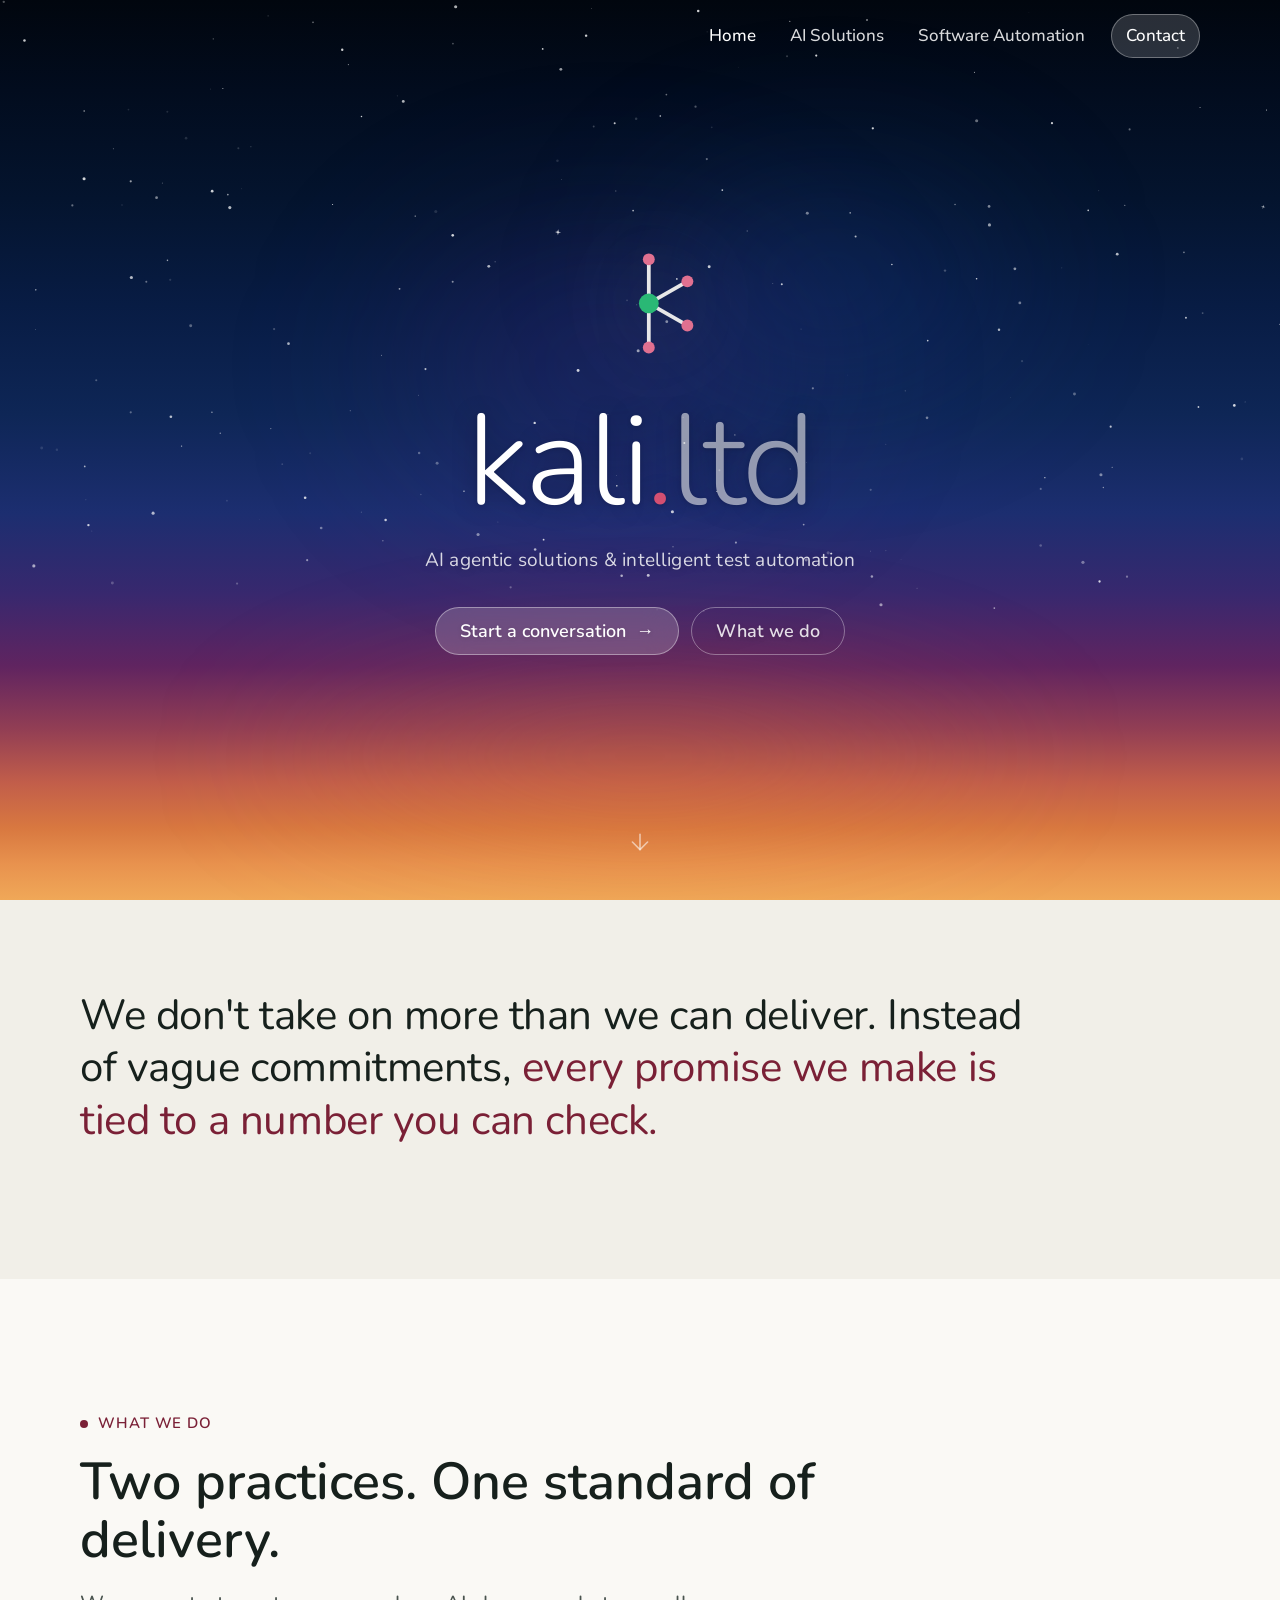
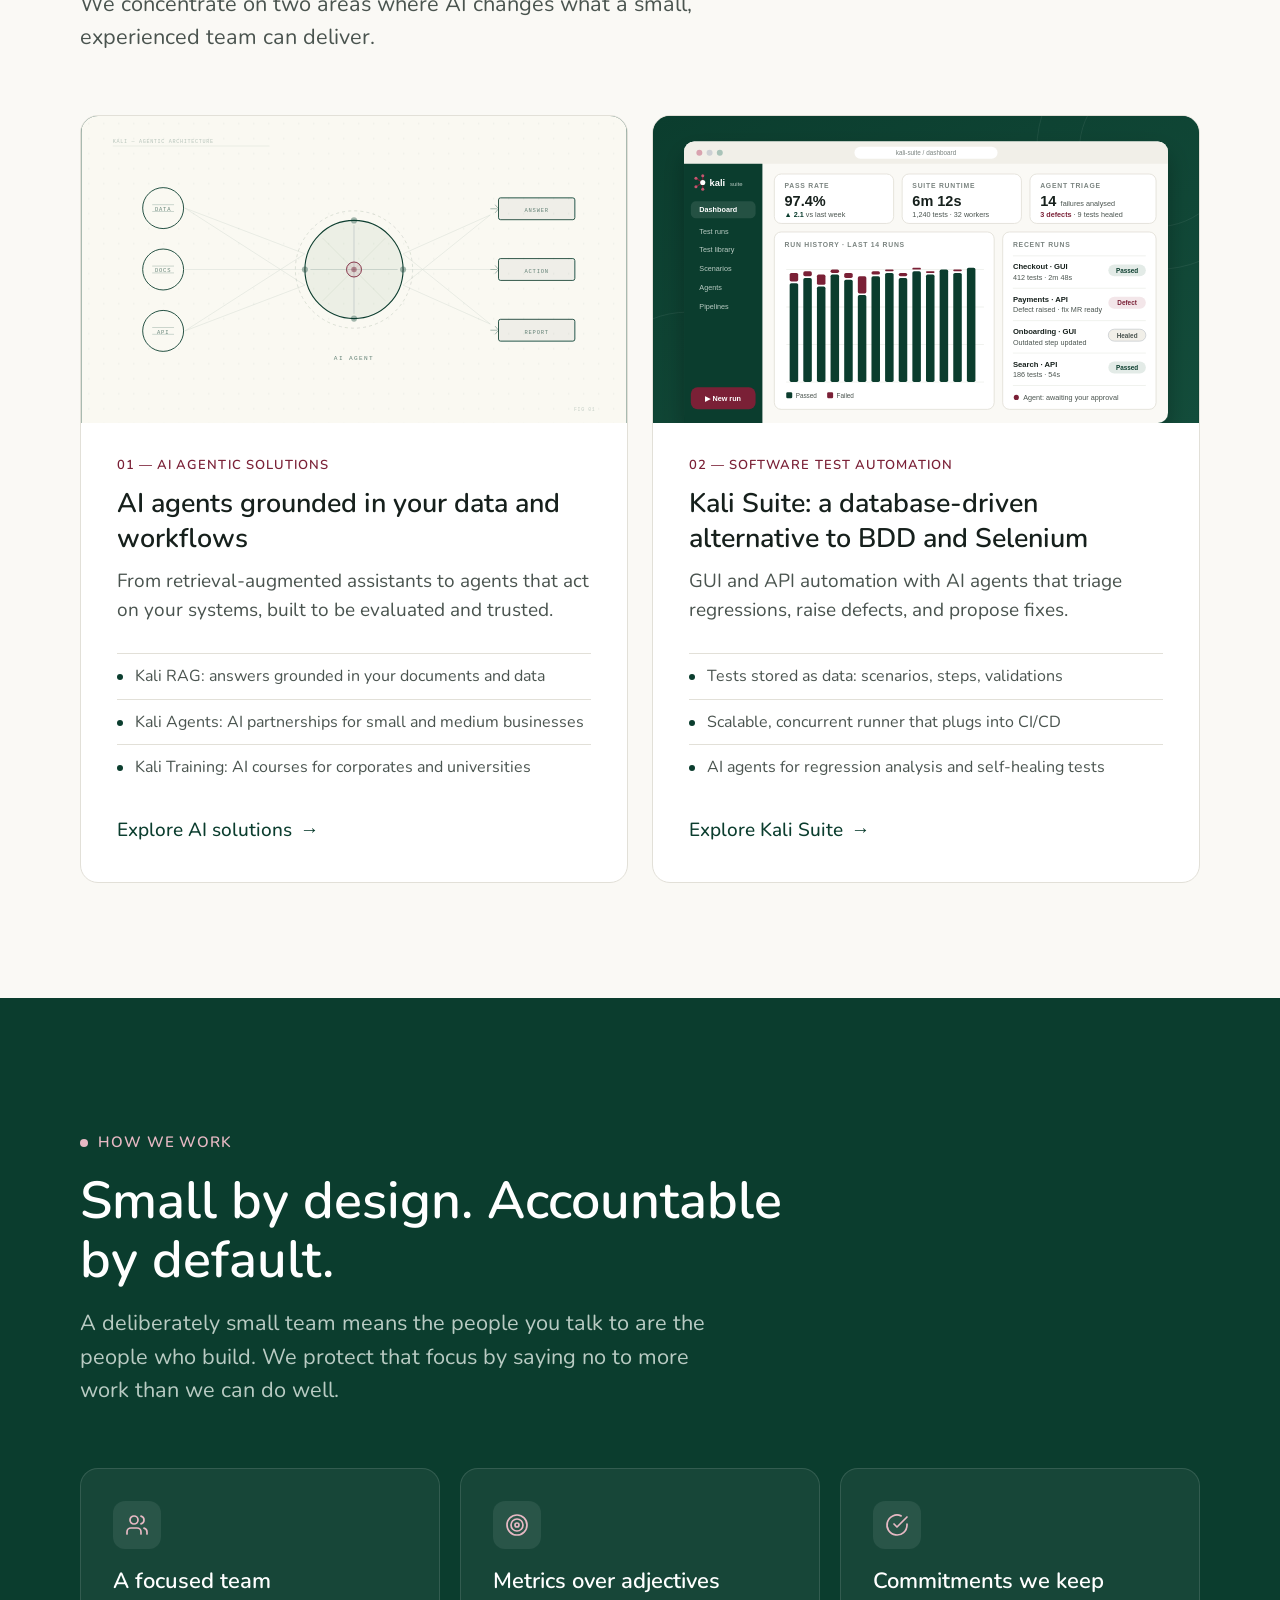
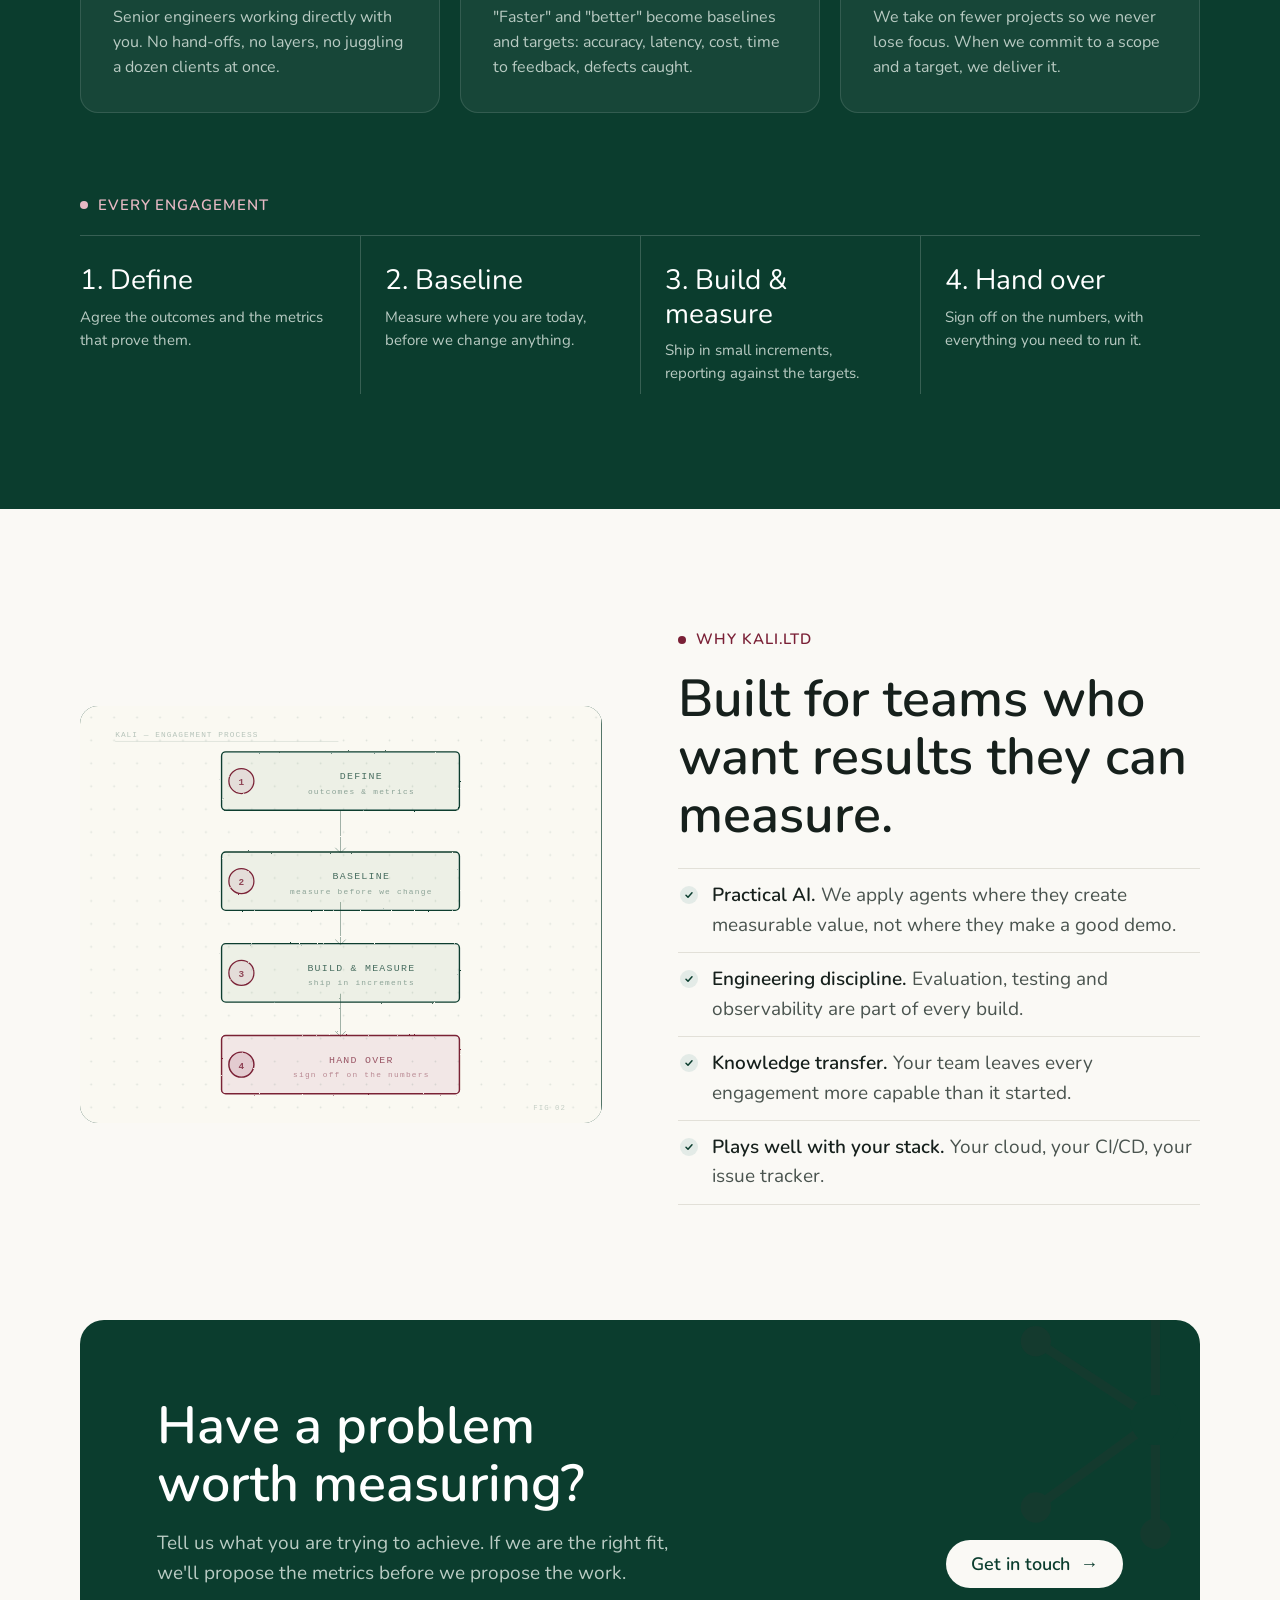
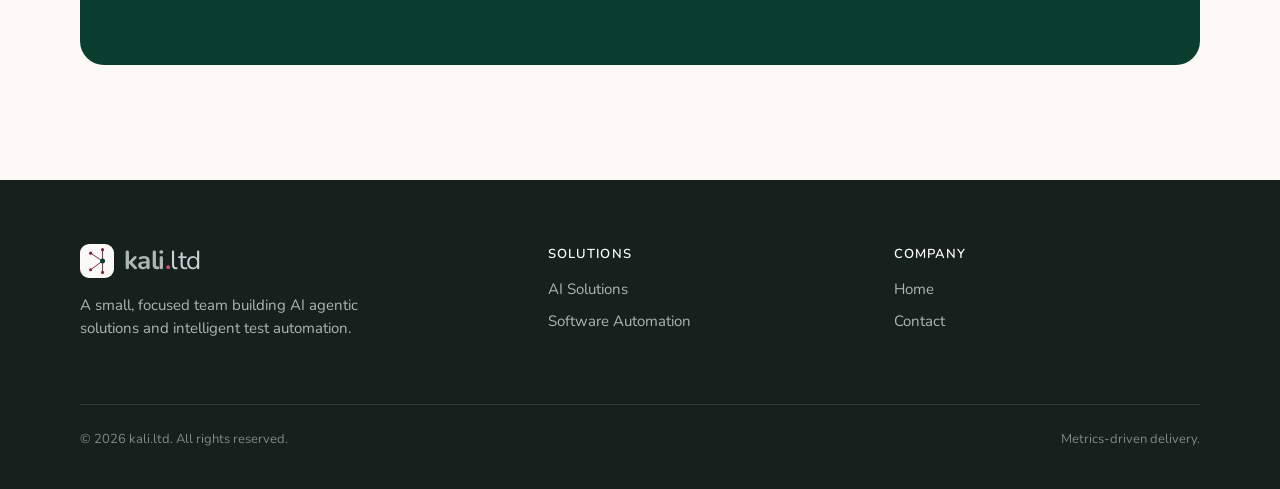
<file: index.html>
<!doctype html>
<html lang="en" class="no-js">
<head>
  <link rel="canonical" href="https://kali.ltd/">
  <meta charset="utf-8">
  <meta name="viewport" content="width=device-width, initial-scale=1">
  <title>kali.ltd — AI Agentic Solutions &amp; Intelligent Test Automation</title>
  <meta name="description" content="kali.ltd is a small, focused software team building AI agentic solutions and AI-driven, database-driven test automation — delivered against agreed metrics.">
  <meta property="og:title" content="kali.ltd — AI Agentic Solutions &amp; Intelligent Test Automation">
  <meta property="og:description" content="kali.ltd is a small, focused software team building AI agentic solutions and AI-driven, database-driven test automation — delivered against agreed metrics.">
  <meta property="og:type" content="website">
  <meta property="og:url" content="https://kali.ltd/">
  <meta property="og:image" content="https://kali.ltd/assets/img/icon-512.png">
  <meta name="theme-color" content="#0B3D2E">
  <link rel="icon" href="favicon.ico" sizes="any">
  <link rel="icon" href="assets/img/favicon.svg" type="image/svg+xml">
  <link rel="icon" href="assets/img/favicon-32.png" type="image/png" sizes="32x32">
  <link rel="apple-touch-icon" href="assets/img/apple-touch-icon.png">
  <link rel="preconnect" href="https://fonts.googleapis.com">
  <link rel="preconnect" href="https://fonts.gstatic.com" crossorigin>
  <link href="https://fonts.googleapis.com/css2?family=Nunito:ital,wght@0,400;0,500;0,600;0,700;1,400;1,500&display=swap" rel="stylesheet">
  <link rel="stylesheet" href="assets/css/style.css">
</head>
<body data-page="home">

<header class="site-header">
  <div class="wrap nav">
    <a class="brand" href="index.html" aria-label="kali home">
      <svg class="brand-mark" viewBox="0 0 56 88" width="32" height="50" aria-hidden="true" fill="none">
        <!-- inverted-K: centre right, 4 arms — up, down, upper-left, lower-left -->
        <!-- centre sits at (50,44); arms reach left so the 'k' letter completes the star -->
        <g stroke="#7A2036" stroke-width="2.8" stroke-linecap="round">
          <line x1="50" y1="44" x2="50" y2="5"/>
          <line x1="50" y1="44" x2="50" y2="83"/>
          <line x1="50" y1="44" x2="6"  y2="16"/>
          <line x1="50" y1="44" x2="6"  y2="72"/>
        </g>
        <g fill="#7A2036">
          <circle cx="50" cy="5"  r="5.5"/>
          <circle cx="50" cy="83" r="5.5"/>
          <circle cx="6"  cy="16" r="5.5"/>
          <circle cx="6"  cy="72" r="5.5"/>
        </g>
        <circle cx="50" cy="44" r="9" fill="#0B3D2E"/>
      </svg>
      <span class="brand-name">kali</span>
    </a>
    <button class="nav-toggle" aria-label="Open menu" aria-expanded="false" aria-controls="nav-links"><span></span><span></span><span></span></button>
    <ul class="nav-links" id="nav-links">
      <li><a href="index.html" aria-current="page">Home</a></li>
      <li><a href="ai-solutions.html">AI Solutions</a></li>
      <li><a href="automation.html">Software Automation</a></li>
      <li><a class="nav-cta" href="contact.html">Contact</a></li>
    </ul>
  </div>
</header>


<main>
  <!-- Sky Hero -->
  <section class="sky-hero">
    <div class="sky-bg" aria-hidden="true">
      <div class="sky-glow sky-glow-1"></div>
      <div class="sky-glow sky-glow-2"></div>
      <div class="sky-glow sky-glow-3"></div>
    </div>
    <canvas class="sky-canvas" aria-hidden="true" id="sky-canvas"></canvas>
    <div class="sky-content reveal">
      <!-- 6-arm animated mark: spins → stops at K → flips to inverted K flow -->
      <div class="hero-mark" id="hero-mark-wrap">
        <!-- viewBox expanded to -15→103 x, -5→103 y so right-side K arms (x=87+dot) never clip -->
        <svg id="kali-mark-svg" xmlns="http://www.w3.org/2000/svg" viewBox="-15 -5 118 108" width="130" height="119" role="img" aria-hidden="true">
          <!-- Arms: 0=up 1=upper-right 2=lower-right 3=down 4=lower-left(fades) 5=upper-left(fades) -->
          <g id="km-arms" stroke="rgba(250,249,245,0.92)" stroke-width="3.4" stroke-linecap="round">
            <line id="km-l0" x1="52" y1="48" x2="52" y2="8"/>
            <line id="km-l1" x1="52" y1="48" x2="87" y2="28"/>
            <line id="km-l2" x1="52" y1="48" x2="87" y2="68"/>
            <line id="km-l3" x1="52" y1="48" x2="52" y2="88"/>
            <line id="km-l4" x1="52" y1="48" x2="17" y2="68"/>
            <line id="km-l5" x1="52" y1="48" x2="17" y2="28"/>
          </g>
          <g id="km-dots" fill="#E07090">
            <circle id="km-d0" cx="52" cy="8"  r="5.4"/>
            <circle id="km-d1" cx="87" cy="28" r="5.4"/>
            <circle id="km-d2" cx="87" cy="68" r="5.4"/>
            <circle id="km-d3" cx="52" cy="88" r="5.4"/>
            <circle id="km-d4" cx="17" cy="68" r="5.4"/>
            <circle id="km-d5" cx="17" cy="28" r="5.4"/>
          </g>
          <circle cx="52" cy="48" r="9" fill="#2AB875"/>
        </svg>
      </div>
      <p class="sky-brand">kali<span class="sky-dot">.</span><span class="sky-tld">ltd</span></p>
      <p class="sky-tagline">AI agentic solutions &amp; intelligent test automation</p>
      <div class="btn-row sky-btns">
        <a class="btn btn-glass" href="contact.html">Start a conversation <span class="arrow">→</span></a>
        <a class="btn btn-sky-ghost" href="#offers">What we do</a>
      </div>
    </div>
    <a class="sky-scroll" href="#offers" aria-label="Scroll to content">
      <svg viewBox="0 0 24 24" fill="none" stroke="currentColor" stroke-width="1.5" stroke-linecap="round" stroke-linejoin="round"><line x1="12" y1="5" x2="12" y2="19"/><polyline points="19 12 12 19 5 12"/></svg>
    </a>
  </section>

  <!-- Statement -->
  <section class="band" style="padding: clamp(56px,7vw,96px) 0;">
    <div class="wrap">
      <p class="statement reveal">We don't take on more than we can deliver. Instead of vague commitments, <span class="hl">every promise we make is tied to a number you can check.</span></p>
    </div>
  </section>

  <!-- Offers -->
  <section id="offers">
    <div class="wrap">
      <div class="section-head reveal">
        <p class="eyebrow">What we do</p>
        <h2>Two practices. One standard of delivery.</h2>
        <p class="lede">We concentrate on two areas where AI changes what a small, experienced team can deliver.</p>
      </div>
      <div class="offers">
        <a class="offer reveal" href="ai-solutions.html">
          <div class="offer-img"><img loading="lazy" src="assets/img/sketch-ai-agent.svg" alt="AI agent architecture: data and documents feed into an AI processing layer that produces answers, actions and reports"></div>
          <div class="offer-body">
            <div class="offer-num">01 — AI AGENTIC SOLUTIONS</div>
            <h3>AI agents grounded in your data and workflows</h3>
            <p class="muted">From retrieval-augmented assistants to agents that act on your systems, built to be evaluated and trusted.</p>
            <ul>
              <li>Kali RAG: answers grounded in your documents and data</li>
              <li>Kali Agents: AI partnerships for small and medium businesses</li>
              <li>Kali Training: AI courses for corporates and universities</li>
            </ul>
            <span class="more">Explore AI solutions <span>→</span></span>
          </div>
        </a>
        <a class="offer reveal" href="automation.html">
          <div class="offer-img"><img loading="lazy" src="assets/img/kali-suite-dashboard.svg" alt="Kali Suite dashboard showing pass rate, run history and failures triaged by AI agents" width="640" height="360"></div>
          <div class="offer-body">
            <div class="offer-num">02 — SOFTWARE TEST AUTOMATION</div>
            <h3>Kali Suite: a database-driven alternative to BDD and Selenium</h3>
            <p class="muted">GUI and API automation with AI agents that triage regressions, raise defects, and propose fixes.</p>
            <ul>
              <li>Tests stored as data: scenarios, steps, validations</li>
              <li>Scalable, concurrent runner that plugs into CI/CD</li>
              <li>AI agents for regression analysis and self-healing tests</li>
            </ul>
            <span class="more">Explore Kali Suite <span>→</span></span>
          </div>
        </a>
      </div>
    </div>
  </section>

  <!-- How we work -->
  <section class="dark">
    <div class="wrap">
      <div class="section-head reveal">
        <p class="eyebrow">How we work</p>
        <h2>Small by design. Accountable by default.</h2>
        <p class="lede">A deliberately small team means the people you talk to are the people who build. We protect that focus by saying no to more work than we can do well.</p>
      </div>
      <div class="grid-3">
        <div class="card reveal">
          <div class="icon"><svg viewBox="0 0 24 24"><path d="M16 21v-2a4 4 0 0 0-4-4H6a4 4 0 0 0-4 4v2"/><circle cx="9" cy="7" r="4"/><path d="M22 21v-2a4 4 0 0 0-3-3.87"/><path d="M16 3.13a4 4 0 0 1 0 7.75"/></svg></div>
          <h3>A focused team</h3>
          <p>Senior engineers working directly with you. No hand-offs, no layers, no juggling a dozen clients at once.</p>
        </div>
        <div class="card reveal">
          <div class="icon"><svg viewBox="0 0 24 24"><circle cx="12" cy="12" r="10"/><circle cx="12" cy="12" r="6"/><circle cx="12" cy="12" r="2"/></svg></div>
          <h3>Metrics over adjectives</h3>
          <p>"Faster" and "better" become baselines and targets: accuracy, latency, cost, time to feedback, defects caught.</p>
        </div>
        <div class="card reveal">
          <div class="icon"><svg viewBox="0 0 24 24"><path d="M22 11.08V12a10 10 0 1 1-5.93-9.14"/><path d="M22 4 12 14.01l-3-3"/></svg></div>
          <h3>Commitments we keep</h3>
          <p>We take on fewer projects so we never lose focus. When we commit to a scope and a target, we deliver it.</p>
        </div>
      </div>

      <div style="margin-top: clamp(48px,6vw,80px);" class="reveal">
        <p class="eyebrow">Every engagement</p>
        <div class="metrics">
          <div class="metric"><div class="k">1. Define</div><p>Agree the outcomes and the metrics that prove them.</p></div>
          <div class="metric"><div class="k">2. Baseline</div><p>Measure where you are today, before we change anything.</p></div>
          <div class="metric"><div class="k">3. Build &amp; measure</div><p>Ship in small increments, reporting against the targets.</p></div>
          <div class="metric"><div class="k">4. Hand over</div><p>Sign off on the numbers, with everything you need to run it.</p></div>
        </div>
      </div>
    </div>
  </section>

  <!-- Team split -->
  <section>
    <div class="wrap">
      <div class="split">
        <div class="split-img reveal"><img loading="lazy" src="assets/img/sketch-workflow.svg" alt="Four-step engagement process: Define, Baseline, Build and Measure, Hand Over"></div>
        <div class="reveal">
          <p class="eyebrow">Why kali.ltd</p>
          <h2>Built for teams who want results they can measure.</h2>
          <ul class="checks">
            <li><strong>Practical AI.</strong> We apply agents where they create measurable value, not where they make a good demo.</li>
            <li><strong>Engineering discipline.</strong> Evaluation, testing and observability are part of every build.</li>
            <li><strong>Knowledge transfer.</strong> Your team leaves every engagement more capable than it started.</li>
            <li><strong>Plays well with your stack.</strong> Your cloud, your CI/CD, your issue tracker.</li>
          </ul>
        </div>
      </div>
    </div>
  </section>

  <!-- CTA -->
  <section style="padding-top: 0;">
    <div class="wrap">
      <div class="cta reveal">
        <img class="mark-bg" src="assets/img/mark.svg" alt="">
        <div>
          <h2>Have a problem worth measuring?</h2>
          <p>Tell us what you are trying to achieve. If we are the right fit, we'll propose the metrics before we propose the work.</p>
        </div>
        <a class="btn btn-light" href="contact.html">Get in touch <span class="arrow">→</span></a>
      </div>
    </div>
  </section>
</main>
<footer class="site-footer">
  <div class="wrap">
    <div class="footer-grid">
      <div>
        <a class="footer-brand" href="index.html"><img src="assets/img/mark.svg" alt=""><span>kali<span class="dot">.</span><span class="tld">ltd</span></span></a>
        <p style="margin-top:16px; max-width:340px;">A small, focused team building AI agentic solutions and intelligent test automation.</p>
      </div>
      <div>
        <h5>Solutions</h5>
        <ul>
          <li><a href="ai-solutions.html">AI Solutions</a></li>
          <li><a href="automation.html">Software Automation</a></li>
        </ul>
      </div>
      <div>
        <h5>Company</h5>
        <ul>
          <li><a href="index.html">Home</a></li>
          <li><a href="contact.html">Contact</a></li>
        </ul>
      </div>
    </div>
    <div class="footer-base">
      <span>© <span data-year>2026</span> kali.ltd. All rights reserved.</span>
      <span>Metrics-driven delivery.</span>
    </div>
  </div>
</footer>

<script src="assets/js/main.js"></script>
</body>
</html>
</file>
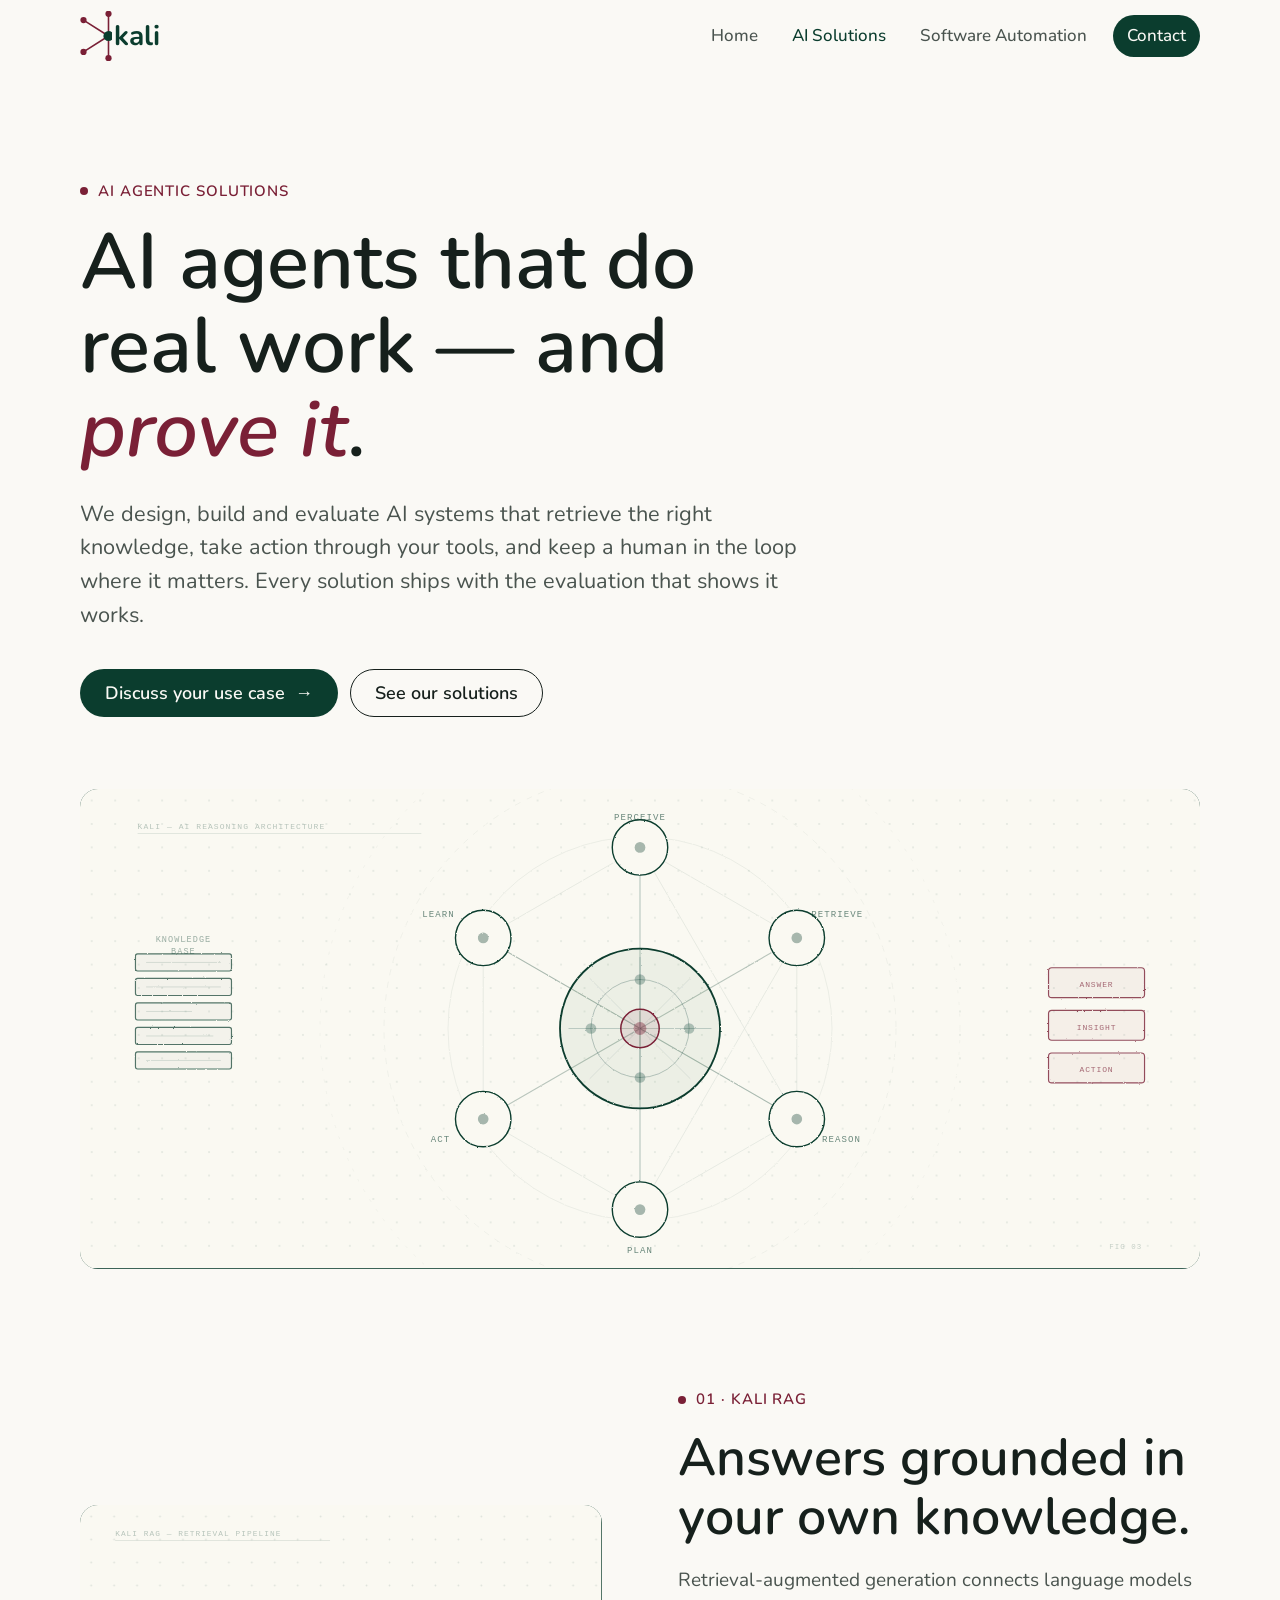
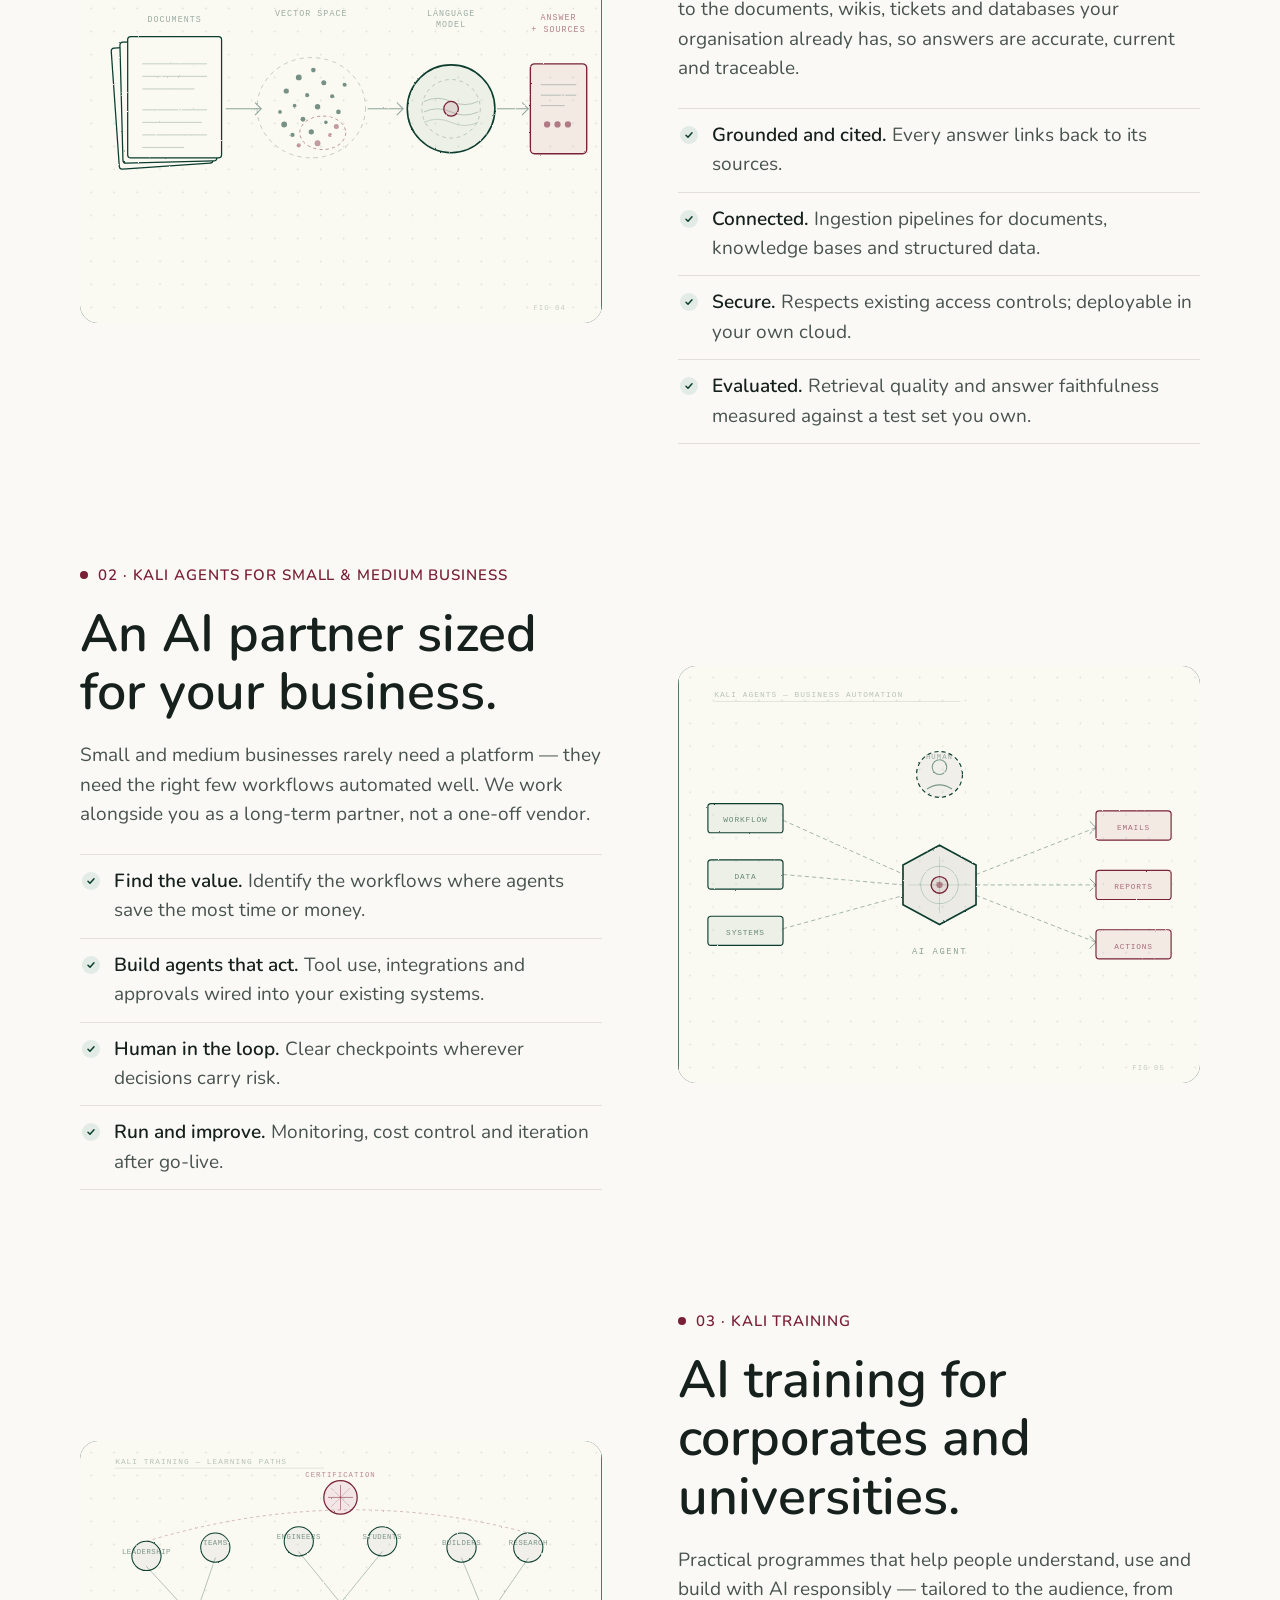
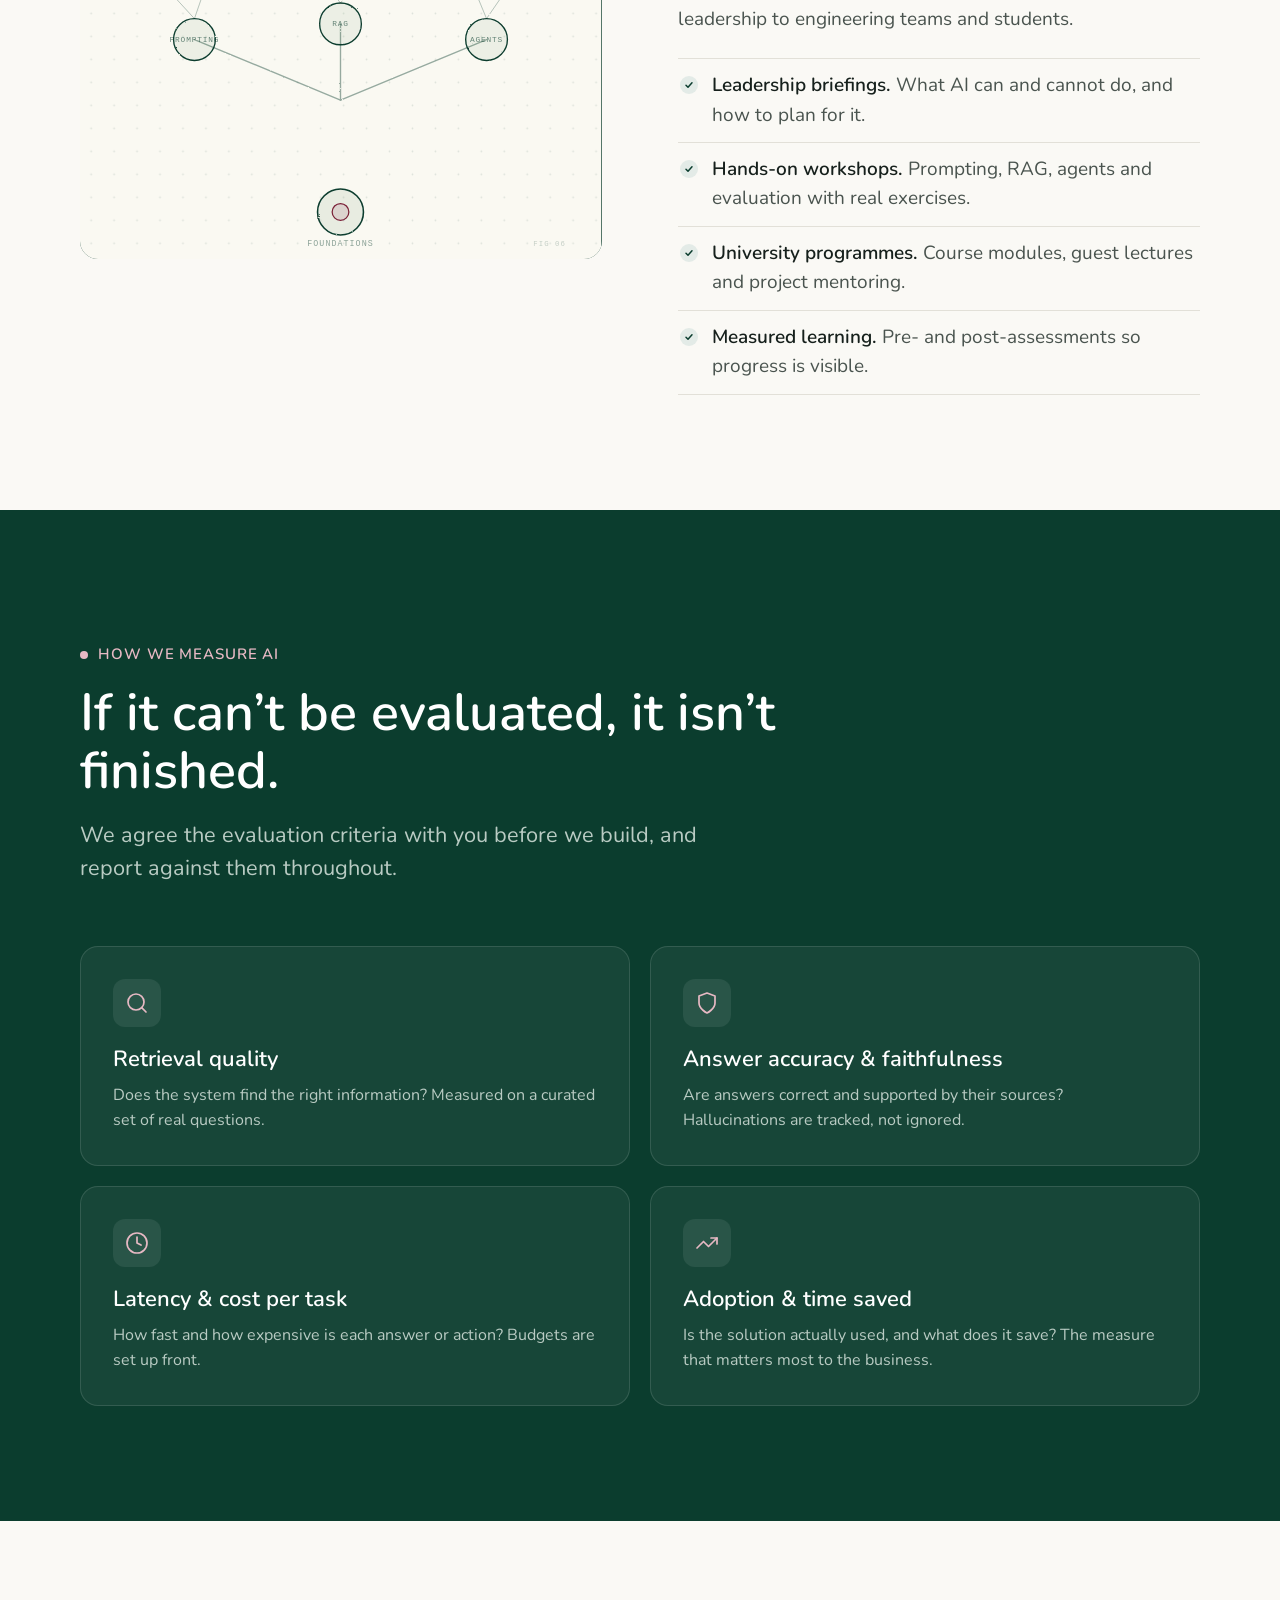
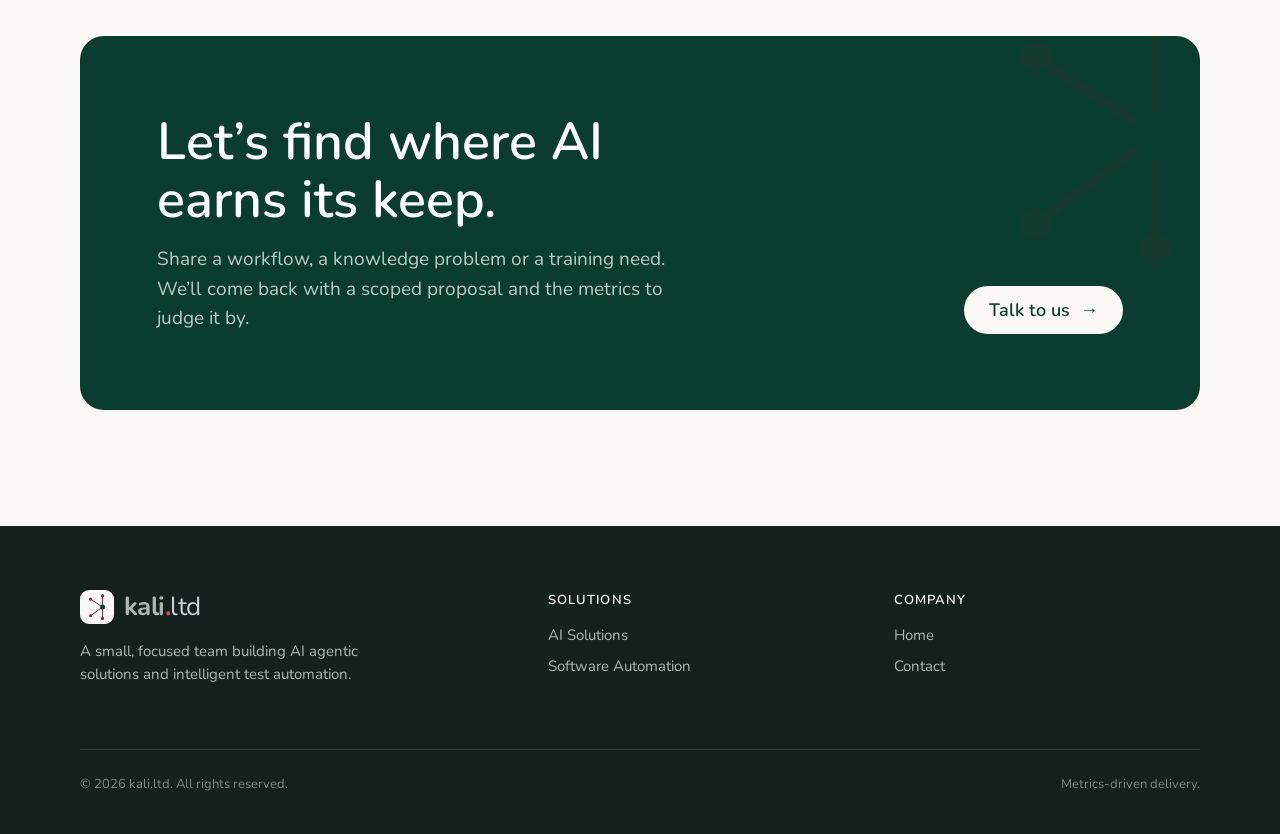
<file: ai-solutions.html>
<!doctype html>
<html lang="en" class="no-js">
<head>
  <link rel="canonical" href="https://kali.ltd/ai-solutions.html">
  <meta charset="utf-8">
  <meta name="viewport" content="width=device-width, initial-scale=1">
  <title>AI Solutions — kali.ltd</title>
  <meta name="description" content="RAG solutions, AI agents for small and medium businesses, and AI training for corporates and universities — evaluated against agreed metrics.">
  <meta property="og:title" content="AI Solutions — kali.ltd">
  <meta property="og:description" content="RAG solutions, AI agents for small and medium businesses, and AI training for corporates and universities — evaluated against agreed metrics.">
  <meta property="og:type" content="website">
  <meta property="og:url" content="https://kali.ltd/ai-solutions.html">
  <meta property="og:image" content="https://kali.ltd/assets/img/icon-512.png">
  <meta name="theme-color" content="#0B3D2E">
  <link rel="icon" href="favicon.ico" sizes="any">
  <link rel="icon" href="assets/img/favicon.svg" type="image/svg+xml">
  <link rel="icon" href="assets/img/favicon-32.png" type="image/png" sizes="32x32">
  <link rel="apple-touch-icon" href="assets/img/apple-touch-icon.png">
  <link rel="preconnect" href="https://fonts.googleapis.com">
  <link rel="preconnect" href="https://fonts.gstatic.com" crossorigin>
  <link href="https://fonts.googleapis.com/css2?family=Nunito:ital,wght@0,400;0,500;0,600;0,700;1,400;1,500&display=swap" rel="stylesheet">
  <link rel="stylesheet" href="assets/css/style.css">
</head>
<body data-page="ai">

<header class="site-header">
  <div class="wrap nav">
    <a class="brand" href="index.html" aria-label="kali home">
      <svg class="brand-mark" viewBox="0 0 56 88" width="32" height="50" aria-hidden="true" fill="none">
        <!-- inverted-K: centre right, 4 arms — up, down, upper-left, lower-left -->
        <!-- centre sits at (50,44); arms reach left so the 'k' letter completes the star -->
        <g stroke="#7A2036" stroke-width="2.8" stroke-linecap="round">
          <line x1="50" y1="44" x2="50" y2="5"/>
          <line x1="50" y1="44" x2="50" y2="83"/>
          <line x1="50" y1="44" x2="6"  y2="16"/>
          <line x1="50" y1="44" x2="6"  y2="72"/>
        </g>
        <g fill="#7A2036">
          <circle cx="50" cy="5"  r="5.5"/>
          <circle cx="50" cy="83" r="5.5"/>
          <circle cx="6"  cy="16" r="5.5"/>
          <circle cx="6"  cy="72" r="5.5"/>
        </g>
        <circle cx="50" cy="44" r="9" fill="#0B3D2E"/>
      </svg>
      <span class="brand-name">kali</span>
    </a>
    <button class="nav-toggle" aria-label="Open menu" aria-expanded="false" aria-controls="nav-links"><span></span><span></span><span></span></button>
    <ul class="nav-links" id="nav-links">
      <li><a href="index.html">Home</a></li>
      <li><a href="ai-solutions.html" aria-current="page">AI Solutions</a></li>
      <li><a href="automation.html">Software Automation</a></li>
      <li><a class="nav-cta" href="contact.html">Contact</a></li>
    </ul>
  </div>
</header>


<main>
  <section class="page-hero">
    <div class="wrap">
      <div class="reveal">
        <p class="eyebrow">AI Agentic Solutions</p>
        <h1>AI agents that do real work — and <em class="accent">prove it</em>.</h1>
        <p class="lede">We design, build and evaluate AI systems that retrieve the right knowledge, take action through your tools, and keep a human in the loop where it matters. Every solution ships with the evaluation that shows it works.</p>
        <div class="btn-row">
          <a class="btn btn-primary" href="contact.html?topic=ai">Discuss your use case <span class="arrow">→</span></a>
          <a class="btn btn-ghost" href="#rag">See our solutions</a>
        </div>
      </div>
    </div>
  </section>

  <div class="wrap reveal">
    <div class="wide-img"><img src="assets/img/sketch-ai-wide.svg" alt="AI reasoning architecture: knowledge base feeds a central network that perceives, retrieves, reasons, plans, acts and learns"></div>
  </div>

  <section>
    <div class="wrap">
      <div class="split" id="rag">
        <div class="split-img reveal"><img loading="lazy" src="assets/img/sketch-rag.svg" alt="RAG pipeline: documents flow through a vector space into a language model that returns cited answers"></div>
        <div class="reveal">
          <p class="eyebrow">01 · Kali RAG</p>
          <h2>Answers grounded in your own knowledge.</h2>
          <p class="muted">Retrieval-augmented generation connects language models to the documents, wikis, tickets and databases your organisation already has, so answers are accurate, current and traceable.</p>
          <ul class="checks">
            <li><strong>Grounded and cited.</strong> Every answer links back to its sources.</li>
            <li><strong>Connected.</strong> Ingestion pipelines for documents, knowledge bases and structured data.</li>
            <li><strong>Secure.</strong> Respects existing access controls; deployable in your own cloud.</li>
            <li><strong>Evaluated.</strong> Retrieval quality and answer faithfulness measured against a test set you own.</li>
          </ul>
        </div>
      </div>

      <div class="split flip">
        <div class="split-img reveal"><img loading="lazy" src="assets/img/sketch-agents.svg" alt="Business AI agent connecting workflows, data and systems to automated outputs with human approval checkpoints"></div>
        <div class="reveal">
          <p class="eyebrow">02 · Kali Agents for small &amp; medium business</p>
          <h2>An AI partner sized for your business.</h2>
          <p class="muted">Small and medium businesses rarely need a platform — they need the right few workflows automated well. We work alongside you as a long-term partner, not a one-off vendor.</p>
          <ul class="checks">
            <li><strong>Find the value.</strong> Identify the workflows where agents save the most time or money.</li>
            <li><strong>Build agents that act.</strong> Tool use, integrations and approvals wired into your existing systems.</li>
            <li><strong>Human in the loop.</strong> Clear checkpoints wherever decisions carry risk.</li>
            <li><strong>Run and improve.</strong> Monitoring, cost control and iteration after go-live.</li>
          </ul>
        </div>
      </div>

      <div class="split">
        <div class="split-img reveal"><img loading="lazy" src="assets/img/sketch-training.svg" alt="Training knowledge tree branching from foundations through prompting, RAG and agents to leadership, engineering and student paths"></div>
        <div class="reveal">
          <p class="eyebrow">03 · Kali Training</p>
          <h2>AI training for corporates and universities.</h2>
          <p class="muted">Practical programmes that help people understand, use and build with AI responsibly — tailored to the audience, from leadership to engineering teams and students.</p>
          <ul class="checks">
            <li><strong>Leadership briefings.</strong> What AI can and cannot do, and how to plan for it.</li>
            <li><strong>Hands-on workshops.</strong> Prompting, RAG, agents and evaluation with real exercises.</li>
            <li><strong>University programmes.</strong> Course modules, guest lectures and project mentoring.</li>
            <li><strong>Measured learning.</strong> Pre- and post-assessments so progress is visible.</li>
          </ul>
        </div>
      </div>
    </div>
  </section>

  <section class="dark">
    <div class="wrap">
      <div class="section-head reveal">
        <p class="eyebrow">How we measure AI</p>
        <h2>If it can’t be evaluated, it isn’t finished.</h2>
        <p class="lede">We agree the evaluation criteria with you before we build, and report against them throughout.</p>
      </div>
      <div class="grid-2">
        <div class="card reveal">
          <div class="icon"><svg viewBox="0 0 24 24"><circle cx="11" cy="11" r="8"/><path d="m21 21-4.3-4.3"/></svg></div>
          <h3>Retrieval quality</h3>
          <p>Does the system find the right information? Measured on a curated set of real questions.</p>
        </div>
        <div class="card reveal">
          <div class="icon"><svg viewBox="0 0 24 24"><path d="M12 22s8-4 8-10V5l-8-3-8 3v7c0 6 8 10 8 10z"/></svg></div>
          <h3>Answer accuracy &amp; faithfulness</h3>
          <p>Are answers correct and supported by their sources? Hallucinations are tracked, not ignored.</p>
        </div>
        <div class="card reveal">
          <div class="icon"><svg viewBox="0 0 24 24"><circle cx="12" cy="12" r="10"/><path d="M12 6v6l4 2"/></svg></div>
          <h3>Latency &amp; cost per task</h3>
          <p>How fast and how expensive is each answer or action? Budgets are set up front.</p>
        </div>
        <div class="card reveal">
          <div class="icon"><svg viewBox="0 0 24 24"><path d="m22 7-8.5 8.5-5-5L2 17"/><path d="M16 7h6v6"/></svg></div>
          <h3>Adoption &amp; time saved</h3>
          <p>Is the solution actually used, and what does it save? The measure that matters most to the business.</p>
        </div>
      </div>
    </div>
  </section>

  <section>
    <div class="wrap">
      <div class="cta reveal">
        <img class="mark-bg" src="assets/img/mark.svg" alt="">
        <div>
          <h2>Let’s find where AI earns its keep.</h2>
          <p>Share a workflow, a knowledge problem or a training need. We’ll come back with a scoped proposal and the metrics to judge it by.</p>
        </div>
        <a class="btn btn-light" href="contact.html?topic=ai">Talk to us <span class="arrow">→</span></a>
      </div>
    </div>
  </section>
</main>
<footer class="site-footer">
  <div class="wrap">
    <div class="footer-grid">
      <div>
        <a class="footer-brand" href="index.html"><img src="assets/img/mark.svg" alt=""><span>kali<span class="dot">.</span><span class="tld">ltd</span></span></a>
        <p style="margin-top:16px; max-width:340px;">A small, focused team building AI agentic solutions and intelligent test automation.</p>
      </div>
      <div>
        <h5>Solutions</h5>
        <ul>
          <li><a href="ai-solutions.html">AI Solutions</a></li>
          <li><a href="automation.html">Software Automation</a></li>
        </ul>
      </div>
      <div>
        <h5>Company</h5>
        <ul>
          <li><a href="index.html">Home</a></li>
          <li><a href="contact.html">Contact</a></li>
        </ul>
      </div>
    </div>
    <div class="footer-base">
      <span>© <span data-year>2026</span> kali.ltd. All rights reserved.</span>
      <span>Metrics-driven delivery.</span>
    </div>
  </div>
</footer>

<script src="assets/js/main.js"></script>
</body>
</html>
</file>
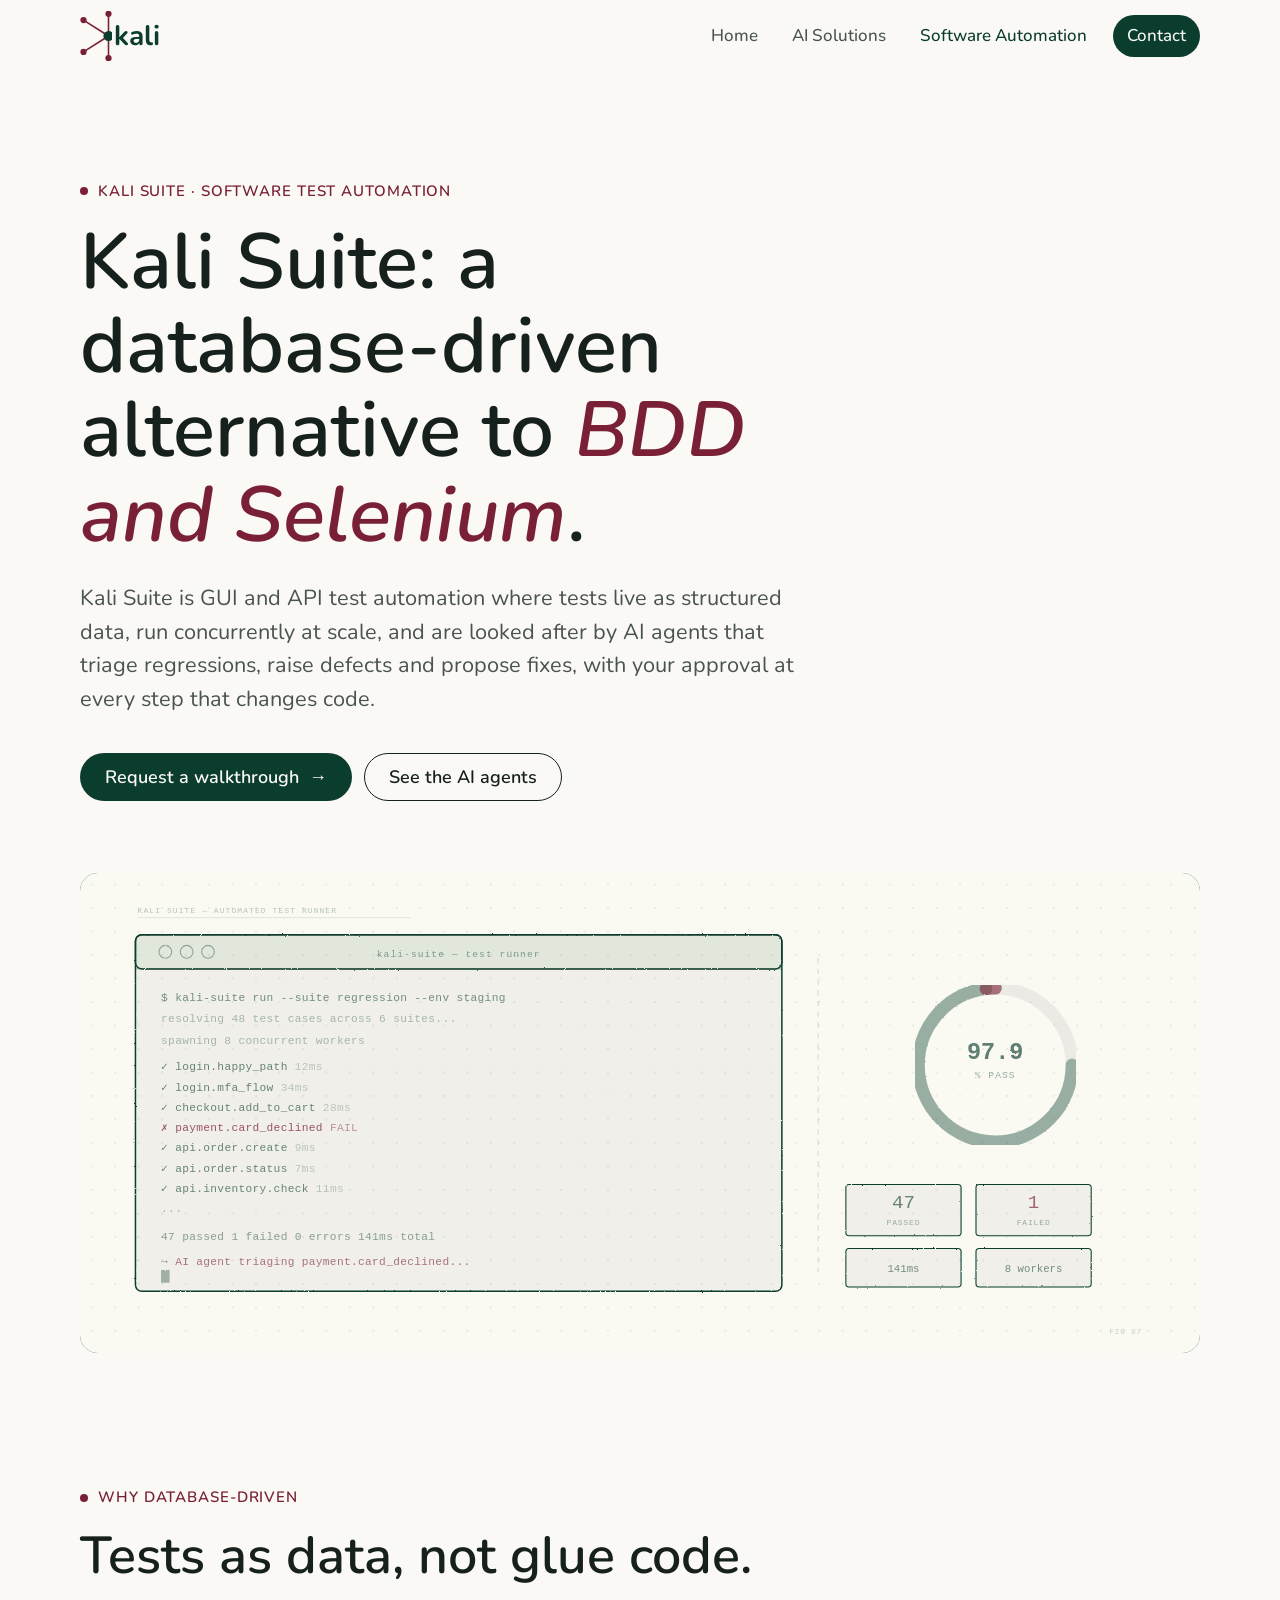
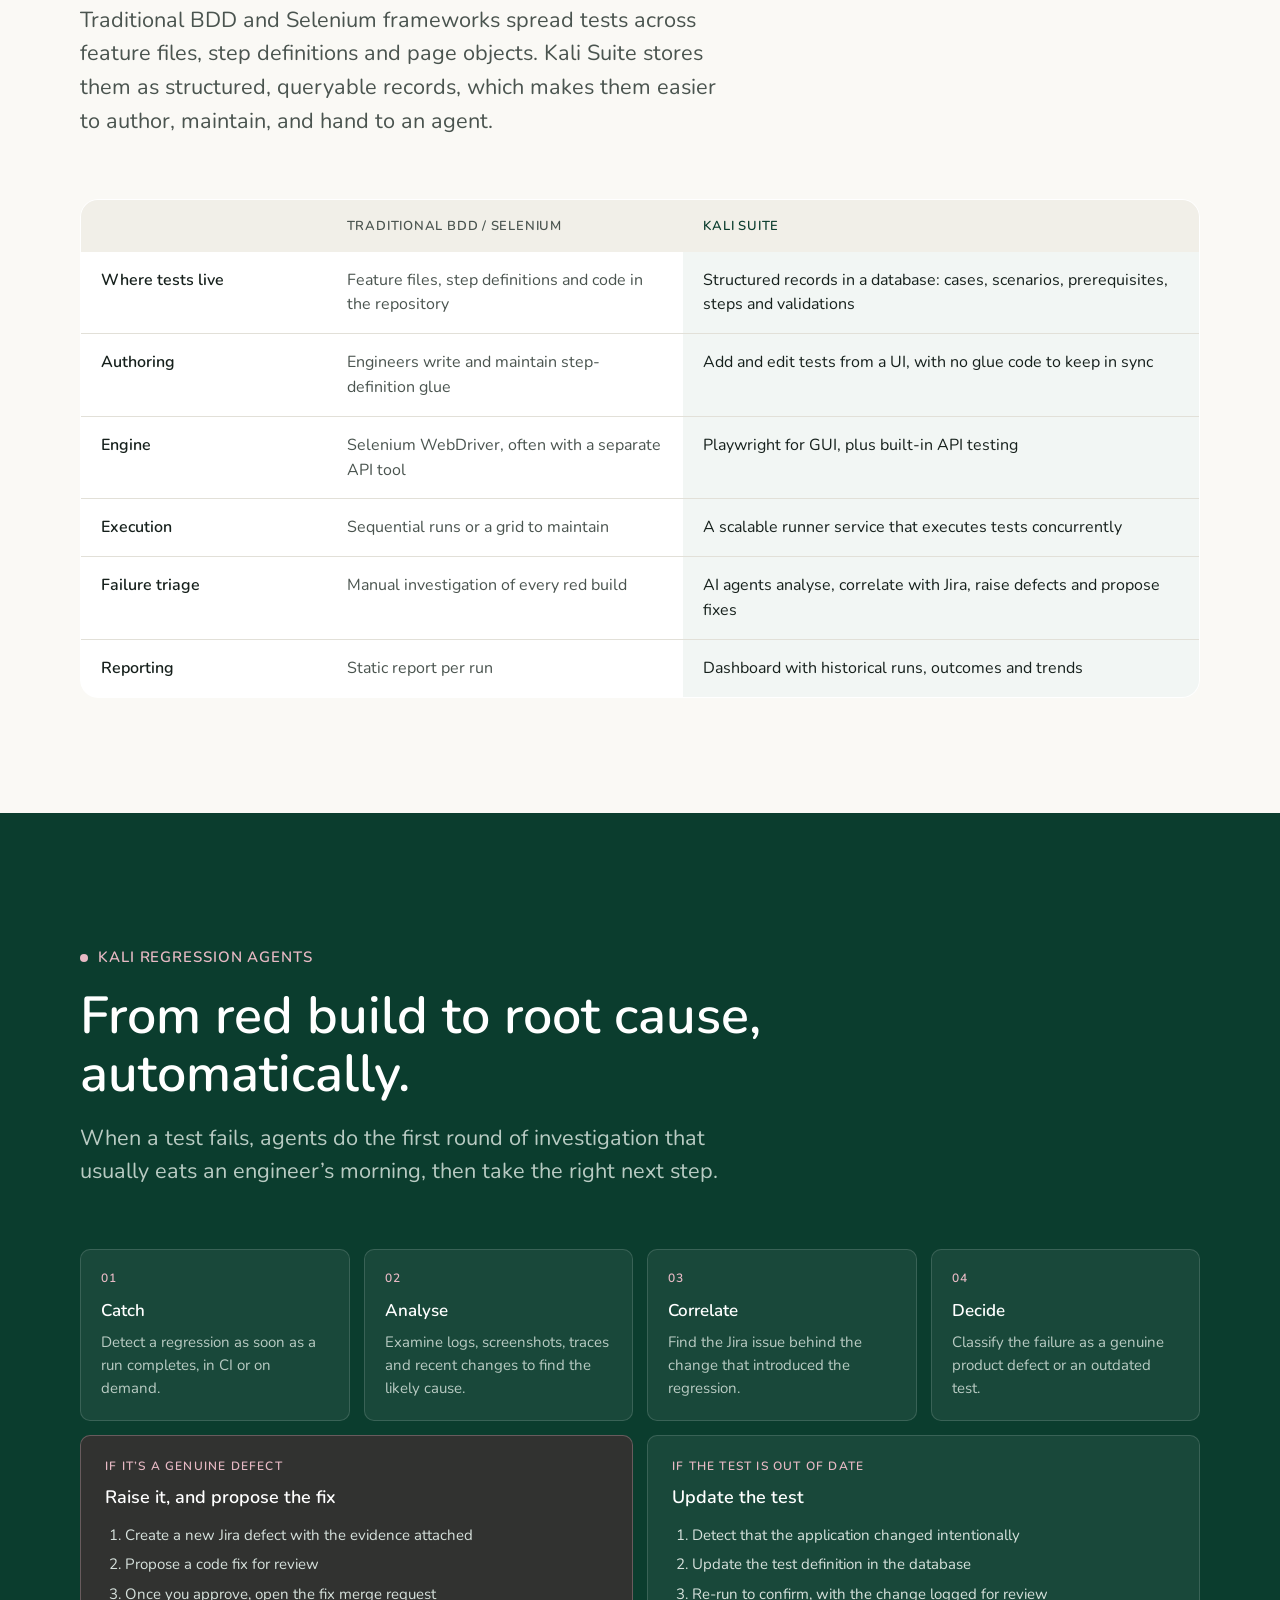
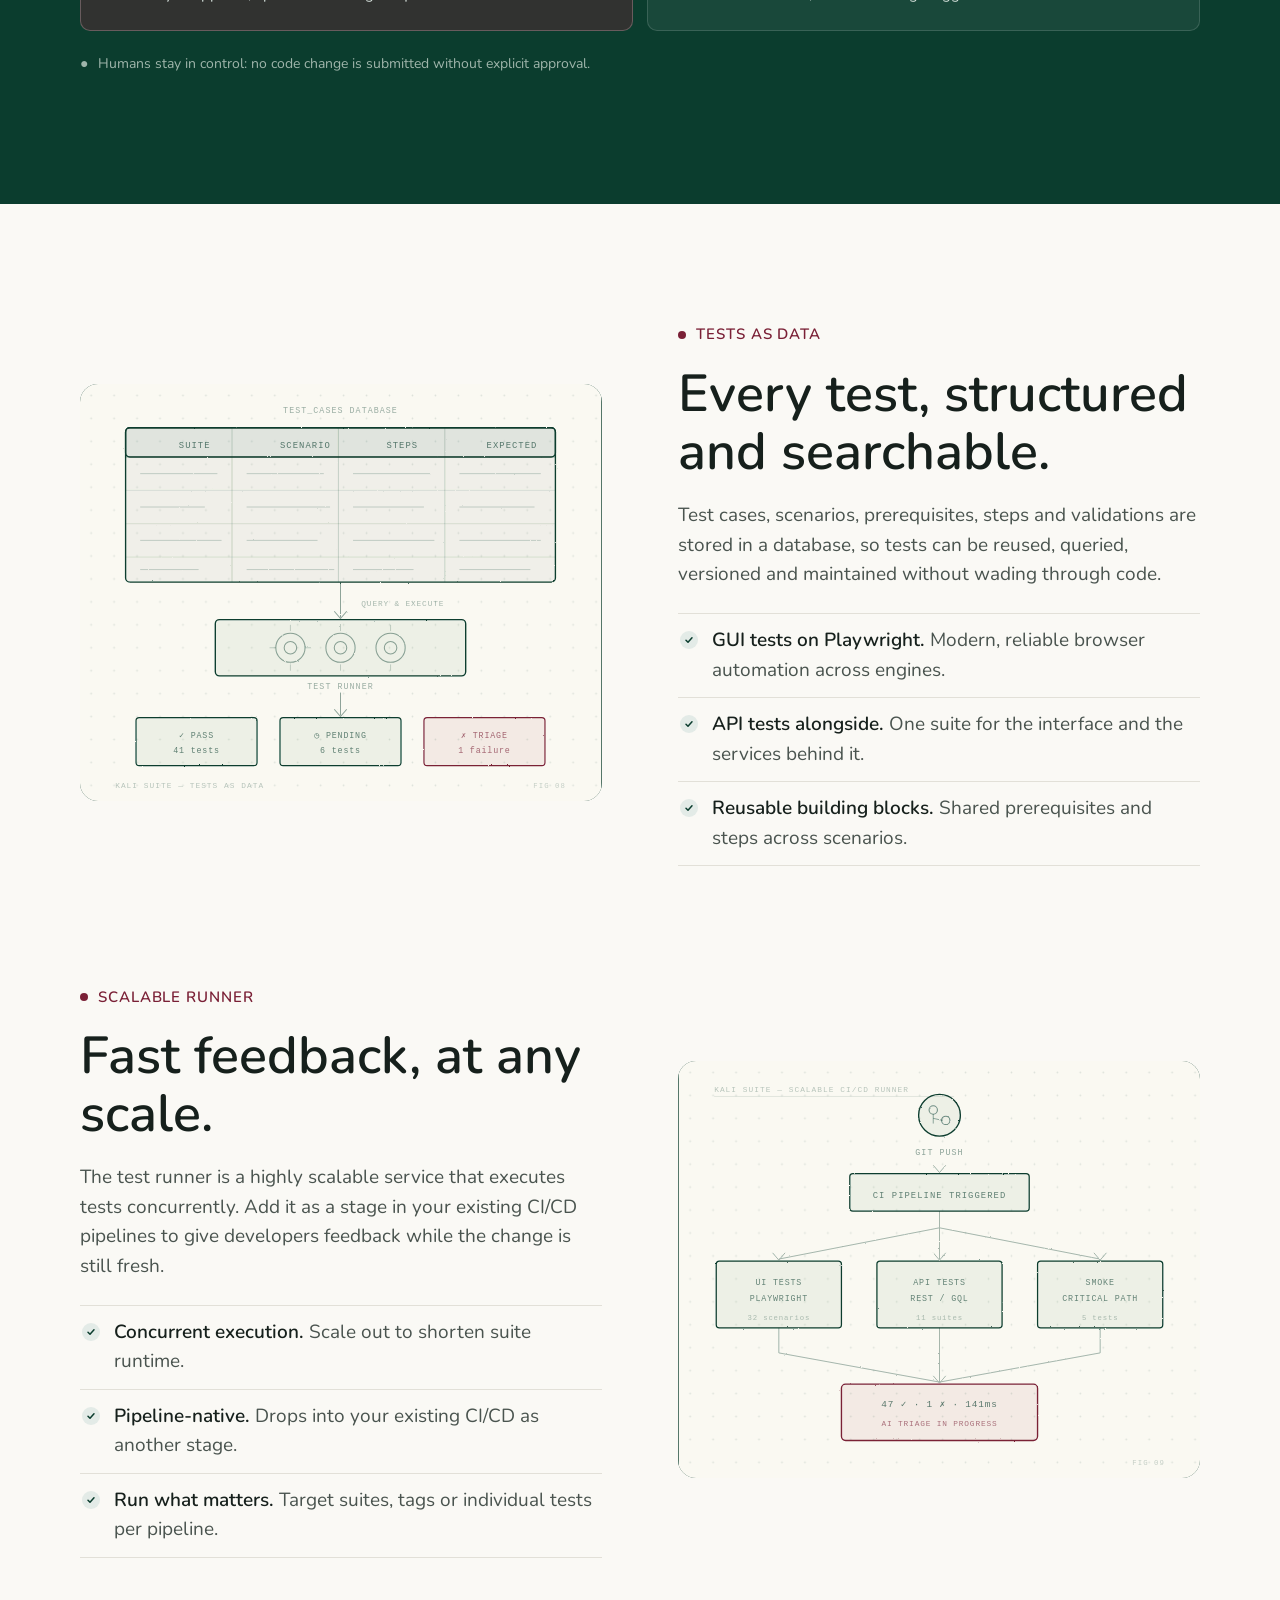
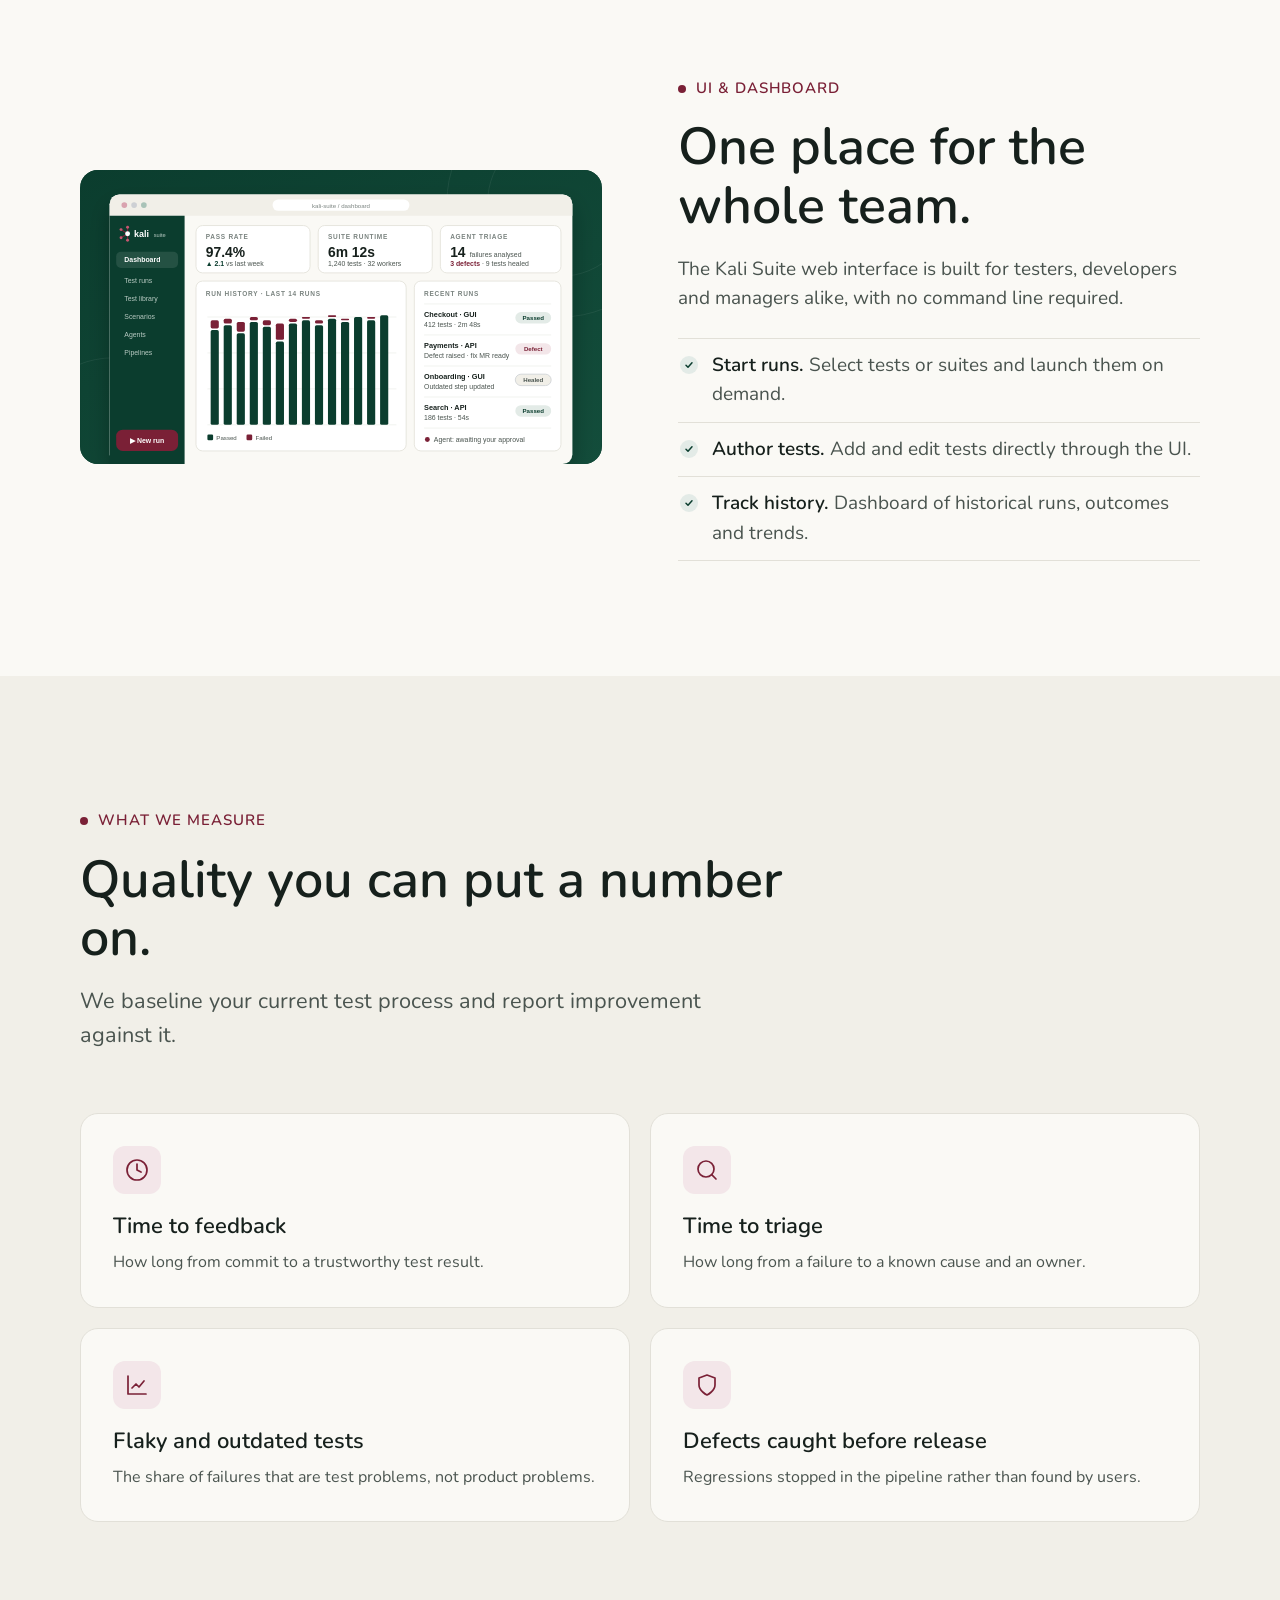
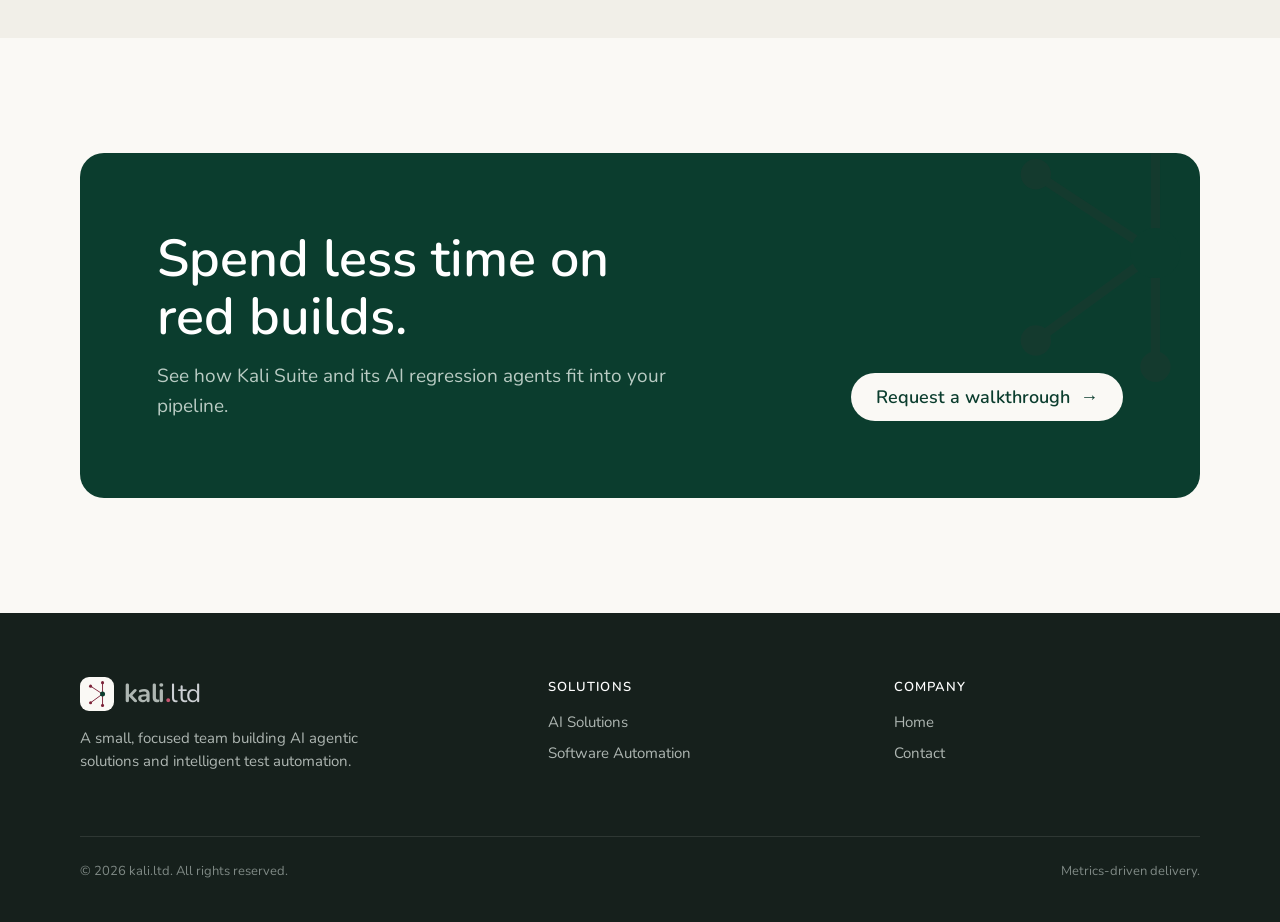
<file: automation.html>
<!doctype html>
<html lang="en" class="no-js">
<head>
  <link rel="canonical" href="https://kali.ltd/automation.html">
  <meta charset="utf-8">
  <meta name="viewport" content="width=device-width, initial-scale=1">
  <title>Kali Suite — Software Test Automation | kali.ltd</title>
  <meta name="description" content="Kali Suite, a database-driven alternative to BDD and Selenium: Playwright GUI and API tests, a scalable concurrent runner, and AI agents that triage regressions.">
  <meta property="og:title" content="Kali Suite — Software Test Automation | kali.ltd">
  <meta property="og:description" content="Kali Suite, a database-driven alternative to BDD and Selenium: Playwright GUI and API tests, a scalable concurrent runner, and AI agents that triage regressions.">
  <meta property="og:type" content="website">
  <meta property="og:url" content="https://kali.ltd/automation.html">
  <meta property="og:image" content="https://kali.ltd/assets/img/icon-512.png">
  <meta name="theme-color" content="#0B3D2E">
  <link rel="icon" href="favicon.ico" sizes="any">
  <link rel="icon" href="assets/img/favicon.svg" type="image/svg+xml">
  <link rel="icon" href="assets/img/favicon-32.png" type="image/png" sizes="32x32">
  <link rel="apple-touch-icon" href="assets/img/apple-touch-icon.png">
  <link rel="preconnect" href="https://fonts.googleapis.com">
  <link rel="preconnect" href="https://fonts.gstatic.com" crossorigin>
  <link href="https://fonts.googleapis.com/css2?family=Nunito:ital,wght@0,400;0,500;0,600;0,700;1,400;1,500&display=swap" rel="stylesheet">
  <link rel="stylesheet" href="assets/css/style.css">
</head>
<body data-page="automation">

<header class="site-header">
  <div class="wrap nav">
    <a class="brand" href="index.html" aria-label="kali home">
      <svg class="brand-mark" viewBox="0 0 56 88" width="32" height="50" aria-hidden="true" fill="none">
        <!-- inverted-K: centre right, 4 arms — up, down, upper-left, lower-left -->
        <!-- centre sits at (50,44); arms reach left so the 'k' letter completes the star -->
        <g stroke="#7A2036" stroke-width="2.8" stroke-linecap="round">
          <line x1="50" y1="44" x2="50" y2="5"/>
          <line x1="50" y1="44" x2="50" y2="83"/>
          <line x1="50" y1="44" x2="6"  y2="16"/>
          <line x1="50" y1="44" x2="6"  y2="72"/>
        </g>
        <g fill="#7A2036">
          <circle cx="50" cy="5"  r="5.5"/>
          <circle cx="50" cy="83" r="5.5"/>
          <circle cx="6"  cy="16" r="5.5"/>
          <circle cx="6"  cy="72" r="5.5"/>
        </g>
        <circle cx="50" cy="44" r="9" fill="#0B3D2E"/>
      </svg>
      <span class="brand-name">kali</span>
    </a>
    <button class="nav-toggle" aria-label="Open menu" aria-expanded="false" aria-controls="nav-links"><span></span><span></span><span></span></button>
    <ul class="nav-links" id="nav-links">
      <li><a href="index.html">Home</a></li>
      <li><a href="ai-solutions.html">AI Solutions</a></li>
      <li><a href="automation.html" aria-current="page">Software Automation</a></li>
      <li><a class="nav-cta" href="contact.html">Contact</a></li>
    </ul>
  </div>
</header>


<main>
  <section class="page-hero">
    <div class="wrap">
      <div class="reveal">
        <p class="eyebrow">Kali Suite · Software Test Automation</p>
        <h1>Kali Suite: a database-driven alternative to <em class="accent">BDD and Selenium</em>.</h1>
        <p class="lede">Kali Suite is GUI and API test automation where tests live as structured data, run concurrently at scale, and are looked after by AI agents that triage regressions, raise defects and propose fixes, with your approval at every step that changes code.</p>
        <div class="btn-row">
          <a class="btn btn-primary" href="contact.html?topic=automation">Request a walkthrough <span class="arrow">→</span></a>
          <a class="btn btn-ghost" href="#agents">See the AI agents</a>
        </div>
      </div>
    </div>
  </section>

  <div class="wrap reveal">
    <div class="wide-img"><img src="assets/img/sketch-code-wide.svg" alt="Test runner terminal showing passing and failing scenarios alongside a 97.9% pass rate gauge"></div>
  </div>

  <!-- Comparison -->
  <section>
    <div class="wrap">
      <div class="section-head reveal">
        <p class="eyebrow">Why database-driven</p>
        <h2>Tests as data, not glue code.</h2>
        <p class="lede">Traditional BDD and Selenium frameworks spread tests across feature files, step definitions and page objects. Kali Suite stores them as structured, queryable records, which makes them easier to author, maintain, and hand to an agent.</p>
      </div>
      <div class="table-scroll reveal">
        <table class="compare">
          <thead>
            <tr><th></th><th>Traditional BDD / Selenium</th><th>Kali Suite</th></tr>
          </thead>
          <tbody>
            <tr><th>Where tests live</th><td data-label="Traditional">Feature files, step definitions and code in the repository</td><td data-label="Kali Suite">Structured records in a database: cases, scenarios, prerequisites, steps and validations</td></tr>
            <tr><th>Authoring</th><td data-label="Traditional">Engineers write and maintain step-definition glue</td><td data-label="Kali Suite">Add and edit tests from a UI, with no glue code to keep in sync</td></tr>
            <tr><th>Engine</th><td data-label="Traditional">Selenium WebDriver, often with a separate API tool</td><td data-label="Kali Suite">Playwright for GUI, plus built-in API testing</td></tr>
            <tr><th>Execution</th><td data-label="Traditional">Sequential runs or a grid to maintain</td><td data-label="Kali Suite">A scalable runner service that executes tests concurrently</td></tr>
            <tr><th>Failure triage</th><td data-label="Traditional">Manual investigation of every red build</td><td data-label="Kali Suite">AI agents analyse, correlate with Jira, raise defects and propose fixes</td></tr>
            <tr><th>Reporting</th><td data-label="Traditional">Static report per run</td><td data-label="Kali Suite">Dashboard with historical runs, outcomes and trends</td></tr>
          </tbody>
        </table>
      </div>
    </div>
  </section>

  <!-- Agents -->
  <section class="dark" id="agents">
    <div class="wrap">
      <div class="section-head reveal">
        <p class="eyebrow">Kali regression agents</p>
        <h2>From red build to root cause, automatically.</h2>
        <p class="lede">When a test fails, agents do the first round of investigation that usually eats an engineer’s morning, then take the right next step.</p>
      </div>
      <div class="flow reveal">
        <div class="step"><h4>Catch</h4><p>Detect a regression as soon as a run completes, in CI or on demand.</p></div>
        <div class="step"><h4>Analyse</h4><p>Examine logs, screenshots, traces and recent changes to find the likely cause.</p></div>
        <div class="step"><h4>Correlate</h4><p>Find the Jira issue behind the change that introduced the regression.</p></div>
        <div class="step"><h4>Decide</h4><p>Classify the failure as a genuine product defect or an outdated test.</p></div>
      </div>
      <div class="branches reveal">
        <div class="branch defect">
          <div class="label">If it’s a genuine defect</div>
          <h4>Raise it, and propose the fix</h4>
          <ol>
            <li>Create a new Jira defect with the evidence attached</li>
            <li>Propose a code fix for review</li>
            <li>Once you approve, open the fix merge request</li>
          </ol>
        </div>
        <div class="branch test">
          <div class="label">If the test is out of date</div>
          <h4>Update the test</h4>
          <ol>
            <li>Detect that the application changed intentionally</li>
            <li>Update the test definition in the database</li>
            <li>Re-run to confirm, with the change logged for review</li>
          </ol>
        </div>
      </div>
      <p class="flow-note reveal"><span>●</span> Humans stay in control: no code change is submitted without explicit approval.</p>
    </div>
  </section>

  <!-- Platform -->
  <section>
    <div class="wrap">
      <div class="split">
        <div class="split-img reveal"><img loading="lazy" src="assets/img/sketch-testing.svg" alt="Database-driven test structure: test cases table feeds a runner that outputs pass, pending and triage results"></div>
        <div class="reveal">
          <p class="eyebrow">Tests as data</p>
          <h2>Every test, structured and searchable.</h2>
          <p class="muted">Test cases, scenarios, prerequisites, steps and validations are stored in a database, so tests can be reused, queried, versioned and maintained without wading through code.</p>
          <ul class="checks">
            <li><strong>GUI tests on Playwright.</strong> Modern, reliable browser automation across engines.</li>
            <li><strong>API tests alongside.</strong> One suite for the interface and the services behind it.</li>
            <li><strong>Reusable building blocks.</strong> Shared prerequisites and steps across scenarios.</li>
          </ul>
        </div>
      </div>

      <div class="split flip">
        <div class="split-img reveal"><img loading="lazy" src="assets/img/sketch-runner.svg" alt="CI/CD pipeline: git push triggers parallel UI, API and smoke test workers that converge into a triage report"></div>
        <div class="reveal">
          <p class="eyebrow">Scalable runner</p>
          <h2>Fast feedback, at any scale.</h2>
          <p class="muted">The test runner is a highly scalable service that executes tests concurrently. Add it as a stage in your existing CI/CD pipelines to give developers feedback while the change is still fresh.</p>
          <ul class="checks">
            <li><strong>Concurrent execution.</strong> Scale out to shorten suite runtime.</li>
            <li><strong>Pipeline-native.</strong> Drops into your existing CI/CD as another stage.</li>
            <li><strong>Run what matters.</strong> Target suites, tags or individual tests per pipeline.</li>
          </ul>
        </div>
      </div>

      <div class="split">
        <div class="split-img mock reveal"><img loading="lazy" src="assets/img/kali-suite-dashboard.svg" alt="Kali Suite dashboard showing pass rate, run history and failures triaged by AI agents" width="640" height="360"></div>
        <div class="reveal">
          <p class="eyebrow">UI &amp; dashboard</p>
          <h2>One place for the whole team.</h2>
          <p class="muted">The Kali Suite web interface is built for testers, developers and managers alike, with no command line required.</p>
          <ul class="checks">
            <li><strong>Start runs.</strong> Select tests or suites and launch them on demand.</li>
            <li><strong>Author tests.</strong> Add and edit tests directly through the UI.</li>
            <li><strong>Track history.</strong> Dashboard of historical runs, outcomes and trends.</li>
          </ul>
        </div>
      </div>
    </div>
  </section>

  <!-- Metrics -->
  <section class="band">
    <div class="wrap">
      <div class="section-head reveal">
        <p class="eyebrow">What we measure</p>
        <h2>Quality you can put a number on.</h2>
        <p class="lede">We baseline your current test process and report improvement against it.</p>
      </div>
      <div class="grid-2">
        <div class="card reveal">
          <div class="icon m"><svg viewBox="0 0 24 24"><circle cx="12" cy="12" r="10"/><path d="M12 6v6l4 2"/></svg></div>
          <h3>Time to feedback</h3>
          <p>How long from commit to a trustworthy test result.</p>
        </div>
        <div class="card reveal">
          <div class="icon m"><svg viewBox="0 0 24 24"><circle cx="11" cy="11" r="8"/><path d="m21 21-4.3-4.3"/></svg></div>
          <h3>Time to triage</h3>
          <p>How long from a failure to a known cause and an owner.</p>
        </div>
        <div class="card reveal">
          <div class="icon m"><svg viewBox="0 0 24 24"><path d="M3 3v18h18"/><path d="M7 15l4-4 3 3 5-6"/></svg></div>
          <h3>Flaky and outdated tests</h3>
          <p>The share of failures that are test problems, not product problems.</p>
        </div>
        <div class="card reveal">
          <div class="icon m"><svg viewBox="0 0 24 24"><path d="M12 22s8-4 8-10V5l-8-3-8 3v7c0 6 8 10 8 10z"/></svg></div>
          <h3>Defects caught before release</h3>
          <p>Regressions stopped in the pipeline rather than found by users.</p>
        </div>
      </div>
    </div>
  </section>

  <section>
    <div class="wrap">
      <div class="cta reveal">
        <img class="mark-bg" src="assets/img/mark.svg" alt="">
        <div>
          <h2>Spend less time on red builds.</h2>
          <p>See how Kali Suite and its AI regression agents fit into your pipeline.</p>
        </div>
        <a class="btn btn-light" href="contact.html?topic=automation">Request a walkthrough <span class="arrow">→</span></a>
      </div>
    </div>
  </section>
</main>
<footer class="site-footer">
  <div class="wrap">
    <div class="footer-grid">
      <div>
        <a class="footer-brand" href="index.html"><img src="assets/img/mark.svg" alt=""><span>kali<span class="dot">.</span><span class="tld">ltd</span></span></a>
        <p style="margin-top:16px; max-width:340px;">A small, focused team building AI agentic solutions and intelligent test automation.</p>
      </div>
      <div>
        <h5>Solutions</h5>
        <ul>
          <li><a href="ai-solutions.html">AI Solutions</a></li>
          <li><a href="automation.html">Software Automation</a></li>
        </ul>
      </div>
      <div>
        <h5>Company</h5>
        <ul>
          <li><a href="index.html">Home</a></li>
          <li><a href="contact.html">Contact</a></li>
        </ul>
      </div>
    </div>
    <div class="footer-base">
      <span>© <span data-year>2026</span> kali.ltd. All rights reserved.</span>
      <span>Metrics-driven delivery.</span>
    </div>
  </div>
</footer>

<script src="assets/js/main.js"></script>
</body>
</html>
</file>
<file: assets/css/style.css>
/* kali.ltd — shared styles */
:root {
  --ivory: #FAF9F5;
  --ivory-2: #F1EFE8;
  --paper: #FFFFFF;
  --ink: #16201C;
  --ink-2: #4A544F;
  --ink-3: #7B8480;
  --green: #0B3D2E;
  --green-2: #134D3B;
  --green-soft: #E3EBE7;
  --maroon: #7A2036;
  --maroon-2: #94293F;
  --maroon-soft: #F3E6E9;
  --silver: #CDD0D4;
  --line: #E2E0D8;

  --serif: "Nunito", sans-serif;
  --sans: "Nunito", sans-serif;

  --radius: 18px;
  --radius-sm: 10px;
  --wrap: 1200px;
  --gutter: clamp(16px, 4vw, 40px);
}

*, *::before, *::after { box-sizing: border-box; }
html { -webkit-text-size-adjust: 100%; scroll-behavior: smooth; }
body {
  margin: 0;
  background: var(--ivory);
  color: var(--ink);
  font-family: var(--sans);
  font-size: 19px;
  line-height: 1.55;
  -webkit-font-smoothing: antialiased;
  overflow-x: hidden;
}
img { max-width: 100%; display: block; }
a { color: inherit; }
::selection { background: var(--maroon-soft); color: var(--maroon); }

.wrap { width: 100%; max-width: var(--wrap); margin: 0 auto; padding: 0 var(--gutter); }

/* ---------- Header ---------- */
.site-header {
  position: sticky; top: 0; z-index: 50;
  background: rgba(250, 249, 245, 0.88);
  backdrop-filter: saturate(160%) blur(12px);
  -webkit-backdrop-filter: saturate(160%) blur(12px);
  border-bottom: 1px solid transparent;
  transition: border-color .2s ease;
}
.site-header.scrolled { border-bottom-color: var(--line); }
.nav { display: flex; align-items: center; justify-content: space-between; height: 72px; }
.brand { display: inline-flex; align-items: center; gap: 2px; text-decoration: none; }
.brand-mark { flex: none; }
.brand-name { font-family: var(--sans); font-size: 28px; font-weight: 700; color: var(--green); letter-spacing: 0; line-height: 1; }
.brand-dot { color: var(--maroon); }
.brand-tld { color: var(--silver); font-weight: 400; }
.nav-links { display: flex; align-items: center; gap: 6px; list-style: none; margin: 0 0 0 auto; padding: 0; }
.nav-links a {
  display: inline-block; padding: 8px 14px; border-radius: 999px;
  text-decoration: none; font-size: 17px; font-weight: 500; color: var(--ink-2);
  transition: color .15s ease, background .15s ease;
}
.nav-links a:hover { color: var(--ink); background: var(--ivory-2); }
.nav-links a[aria-current="page"] { color: var(--green); }
.nav-links a.nav-cta { background: var(--green); color: var(--ivory); margin-left: 6px; }
.nav-links a.nav-cta:hover { background: var(--green-2); color: #fff; }
.nav-links a.nav-cta[aria-current="page"] { background: var(--maroon); }

.nav-toggle {
  display: none; background: none; border: 0; padding: 10px; margin-right: -10px; cursor: pointer;
  color: var(--ink);
}
.nav-toggle span { display: block; width: 22px; height: 2px; background: currentColor; margin: 5px 0; border-radius: 2px; transition: transform .2s ease, opacity .2s ease; }
.nav-open .nav-toggle span:nth-child(1) { transform: translateY(7px) rotate(45deg); }
.nav-open .nav-toggle span:nth-child(2) { opacity: 0; }
.nav-open .nav-toggle span:nth-child(3) { transform: translateY(-7px) rotate(-45deg); }

@media (max-width: 820px) {
  .nav-toggle { display: block; }
  .nav-links {
    position: absolute; top: 72px; left: 0; right: 0;
    flex-direction: column; align-items: stretch; gap: 2px;
    background: var(--ivory); border-bottom: 1px solid var(--line);
    padding: 8px var(--gutter) 20px;
    display: none;
  }
  .nav-open .nav-links { display: flex; }
  .nav-links a { padding: 12px 14px; font-size: 17px; }
  .nav-links a.nav-cta { margin: 8px 0 0; text-align: center; }
}

/* ---------- Type ---------- */
.eyebrow {
  display: inline-flex; align-items: center; gap: 10px;
  font-size: 15px; font-weight: 600; letter-spacing: .06em; text-transform: uppercase;
  color: var(--maroon); margin: 0 0 18px;
}
.eyebrow::before { content: ""; width: 8px; height: 8px; border-radius: 50%; background: var(--maroon); }
h1, h2, h3 { font-family: var(--serif); font-weight: 600; color: var(--ink); margin: 0; letter-spacing: 0; }
h1 { font-size: clamp(42px, 6.4vw, 78px); line-height: 1.08; }
h2 { font-size: clamp(32px, 4.2vw, 52px); line-height: 1.12; }
h3 { font-size: clamp(22px, 2.1vw, 28px); line-height: 1.28; }
h4 { font-size: 18px; font-weight: 600; margin: 0 0 6px; }
.lede { font-size: clamp(19px, 1.7vw, 22px); color: var(--ink-2); max-width: 640px; line-height: 1.55; }
p { margin: 0 0 1em; }
.muted { color: var(--ink-2); }
em.accent { font-style: italic; color: var(--maroon); }

/* ---------- Buttons ---------- */
.btn {
  display: inline-flex; align-items: center; gap: 10px;
  padding: 14px 24px; border-radius: 999px; border: 1px solid transparent;
  font: 600 18px/1 var(--sans); text-decoration: none; cursor: pointer;
  transition: background .15s ease, color .15s ease, border-color .15s ease, transform .15s ease;
}
.btn:active { transform: translateY(1px); }
.btn-primary { background: var(--green); color: var(--ivory); }
.btn-primary:hover { background: var(--green-2); }
.btn-ghost { border-color: var(--ink); color: var(--ink); background: transparent; }
.btn-ghost:hover { background: var(--ink); color: var(--ivory); }
.btn-light { background: var(--ivory); color: var(--green); }
.btn-light:hover { background: #fff; }
.btn .arrow { transition: transform .15s ease; }
.btn:hover .arrow { transform: translateX(3px); }
.btn-row { display: flex; flex-wrap: wrap; gap: 12px; margin-top: 36px; }

/* ---------- Sections ---------- */
section { padding: clamp(64px, 9vw, 120px) 0; }
.section-head { max-width: 760px; margin-bottom: clamp(36px, 5vw, 60px); }
.section-head p { margin-top: 18px; }
.band { background: var(--ivory-2); }
.dark { background: var(--green); color: #E7EEEA; }
.dark h2, .dark h3 { color: #fff; }
.dark .eyebrow { color: #E7B9C4; }
.dark .eyebrow::before { background: #E7B9C4; }
.dark .muted, .dark .lede { color: #B9CBC3; }

/* ---------- Hero ---------- */
.hero { padding: clamp(56px, 9vw, 120px) 0 clamp(48px, 7vw, 90px); }
.hero-grid { display: grid; grid-template-columns: 1.15fr 1fr; gap: clamp(32px, 5vw, 72px); align-items: center; }
.hero h1 { margin-bottom: 26px; }
.hero-art {
  position: relative; border-radius: var(--radius); overflow: hidden;
  aspect-ratio: 4 / 4.4; background: var(--green);
}
.hero-art img { width: 100%; height: 100%; object-fit: cover; }
.hero-art::after {
  content: ""; position: absolute; inset: 0;
  background: linear-gradient(180deg, rgba(11,61,46,0) 45%, rgba(11,61,46,.55) 100%);
}
.hero-art .tag {
  position: absolute; left: 18px; bottom: 18px; z-index: 1;
  background: rgba(250,249,245,.94); color: var(--ink); border-radius: 12px;
  padding: 12px 16px; font-size: 14px; line-height: 1.35; max-width: 78%;
}
.hero-art .tag b { display: block; font-family: var(--serif); font-weight: 600; font-size: 17px; color: var(--green); }
.hero-art.illus { aspect-ratio: 480 / 528; background: #F1EFE8; box-shadow: 0 30px 60px -40px rgba(11,61,46,.45); }
.hero-art.illus::after { display: none; }
@media (max-width: 900px) {
  .hero-grid { grid-template-columns: 1fr; }
  .hero-art.illus { aspect-ratio: 480 / 528; width: 100%; max-width: 480px; }
  .hero-art { aspect-ratio: 16 / 10; }
}

.page-hero { padding: clamp(56px, 8vw, 110px) 0 clamp(40px, 6vw, 72px); }
.page-hero h1 { max-width: 15ch; margin-bottom: 24px; }
.page-hero .lede { max-width: 720px; }

.wide-img { border-radius: var(--radius); overflow: hidden; aspect-ratio: 21 / 9; background: var(--green); }
.wide-img img { width: 100%; height: 100%; object-fit: cover; }
@media (max-width: 700px) { .wide-img { aspect-ratio: 4 / 3; } }

/* ---------- Offer cards (home) ---------- */
.offers { display: grid; grid-template-columns: 1fr 1fr; gap: 24px; }
.offer {
  display: flex; flex-direction: column; background: var(--paper);
  border: 1px solid var(--line); border-radius: var(--radius); overflow: hidden;
  text-decoration: none; color: inherit;
  transition: transform .2s ease, box-shadow .2s ease, border-color .2s ease;
}
.offer:hover { transform: translateY(-3px); box-shadow: 0 18px 40px -24px rgba(11,61,46,.35); border-color: var(--silver); }
.offer-img { aspect-ratio: 16 / 9; overflow: hidden; background: var(--green); }
.offer-img img { width: 100%; height: 100%; object-fit: cover; transition: transform .5s ease; }
.offer:hover .offer-img img { transform: scale(1.03); }
.offer-body { padding: clamp(24px, 3vw, 36px); display: flex; flex-direction: column; flex: 1; }
.offer-num { font: 600 13px/1 var(--sans); letter-spacing: .08em; color: var(--maroon); margin-bottom: 14px; }
.offer h3 { margin-bottom: 12px; }
.offer ul { list-style: none; padding: 0; margin: 8px 0 26px; }
.offer li { padding: 10px 0; border-top: 1px solid var(--line); color: var(--ink-2); font-size: 16px; display: flex; gap: 12px; }
.offer li::before { content: ""; flex: none; width: 6px; height: 6px; margin-top: 10px; border-radius: 50%; background: var(--green); }
.offer .more { margin-top: auto; font-weight: 500; color: var(--green); display: inline-flex; gap: 8px; }
@media (max-width: 860px) { .offers { grid-template-columns: 1fr; } }

/* ---------- Principles / features grid ---------- */
.grid-3 { display: grid; grid-template-columns: repeat(3, 1fr); gap: 20px; }
.grid-2 { display: grid; grid-template-columns: repeat(2, 1fr); gap: 20px; }
@media (max-width: 900px) { .grid-3 { grid-template-columns: 1fr 1fr; } }
@media (max-width: 640px) { .grid-3, .grid-2 { grid-template-columns: 1fr; } }

.card {
  background: var(--paper); border: 1px solid var(--line); border-radius: var(--radius);
  padding: clamp(24px, 2.6vw, 32px);
}
.band .card { background: var(--ivory); }
.card h3 { margin: 18px 0 10px; font-size: 22px; }
.card p { color: var(--ink-2); font-size: 16px; margin: 0; }
.dark .card { background: rgba(255,255,255,.05); border-color: rgba(255,255,255,.12); }
.dark .card p { color: #B9CBC3; }

.icon {
  width: 48px; height: 48px; border-radius: 12px; display: grid; place-items: center;
  background: var(--green-soft); color: var(--green);
}
.icon.m { background: var(--maroon-soft); color: var(--maroon); }
.icon svg { width: 24px; height: 24px; stroke: currentColor; fill: none; stroke-width: 1.7; stroke-linecap: round; stroke-linejoin: round; }
.dark .icon { background: rgba(255,255,255,.08); color: #E7B9C4; }

/* ---------- Split rows ---------- */
.split { display: grid; grid-template-columns: 1fr 1fr; gap: clamp(32px, 6vw, 88px); align-items: center; }
.split + .split { margin-top: clamp(64px, 9vw, 120px); }
.split.flip > :first-child { order: 2; }
.split-img { border-radius: var(--radius); overflow: hidden; aspect-ratio: 5 / 4; background: var(--green); }
.split-img img { width: 100%; height: 100%; object-fit: cover; }
.split-img.mock { aspect-ratio: 16 / 9; }
.split h2 { margin-bottom: 20px; }
.checks { list-style: none; padding: 0; margin: 24px 0 0; }
.checks li { position: relative; padding: 12px 0 12px 34px; border-top: 1px solid var(--line); color: var(--ink-2); }
.checks li:last-child { border-bottom: 1px solid var(--line); }
.checks li::before {
  content: ""; position: absolute; left: 2px; top: 17px; width: 18px; height: 18px; border-radius: 50%;
  background: var(--green-soft) url("data:image/svg+xml,%3Csvg xmlns='http://www.w3.org/2000/svg' viewBox='0 0 24 24' fill='none' stroke='%230B3D2E' stroke-width='3' stroke-linecap='round' stroke-linejoin='round'%3E%3Cpath d='M6 12.5l4 4 8-9'/%3E%3C/svg%3E") center / 12px no-repeat;
}
.checks li strong { color: var(--ink); font-weight: 600; }
@media (max-width: 860px) {
  .split { grid-template-columns: 1fr; }
  .split.flip > :first-child { order: 0; }
}

/* ---------- Metrics strip ---------- */
.metrics { display: grid; grid-template-columns: repeat(4, 1fr); border-top: 1px solid rgba(255,255,255,.18); }
.metric { padding: 28px 24px 8px 0; }
.metric + .metric { padding-left: 24px; border-left: 1px solid rgba(255,255,255,.18); }
.metric .k { font-family: var(--serif); font-size: clamp(22px, 2.2vw, 28px); color: #fff; line-height: 1.2; margin-bottom: 8px; }
.metric p { font-size: 15px; color: #B9CBC3; margin: 0; }
@media (max-width: 900px) {
  .metrics { grid-template-columns: 1fr 1fr; }
  .metric:nth-child(3) { padding-left: 0; border-left: 0; }
  .metric:nth-child(n+3) { border-top: 1px solid rgba(255,255,255,.18); }
}
@media (max-width: 520px) {
  .metrics { grid-template-columns: 1fr; }
  .metric, .metric + .metric { padding-left: 0; border-left: 0; }
  .metric + .metric { border-top: 1px solid rgba(255,255,255,.18); }
}

/* ---------- Quote / statement ---------- */
.statement { font-family: var(--serif); font-size: clamp(26px, 3.4vw, 42px); line-height: 1.25; max-width: 980px; letter-spacing: -0.01em; }
.statement .hl { color: var(--maroon); }

/* ---------- Comparison table ---------- */
.compare { width: 100%; border-collapse: collapse; font-size: 16px; background: var(--paper); border-radius: var(--radius); overflow: hidden; border: 1px solid var(--line); }
.compare th, .compare td { text-align: left; padding: 16px 20px; border-bottom: 1px solid var(--line); vertical-align: top; }
.compare thead th { background: var(--ivory-2); font-size: 13px; font-weight: 600; letter-spacing: .06em; text-transform: uppercase; color: var(--ink-2); }
.compare thead th:last-child { color: var(--green); }
.compare tbody th { font-weight: 600; width: 22%; }
.compare td { color: var(--ink-2); }
.compare td:last-child { color: var(--ink); background: rgba(227,235,231,.45); }
.compare tr:last-child th, .compare tr:last-child td { border-bottom: 0; }
.table-scroll { overflow-x: auto; -webkit-overflow-scrolling: touch; border-radius: var(--radius); }
@media (max-width: 700px) {
  .compare, .compare thead, .compare tbody, .compare tr, .compare th, .compare td { display: block; }
  .compare thead { display: none; }
  .compare tr { border-bottom: 1px solid var(--line); padding: 8px 0; }
  .compare tbody th { width: auto; padding-bottom: 4px; border: 0; }
  .compare td { border: 0; padding: 4px 20px; }
  .compare td::before { content: attr(data-label); display: block; font-size: 12px; font-weight: 600; letter-spacing: .06em; text-transform: uppercase; color: var(--ink-3); }
  .compare td:last-child { background: none; padding-bottom: 14px; }
}

/* ---------- Agent flow ---------- */
.flow { display: grid; grid-template-columns: repeat(4, 1fr); gap: 14px; counter-reset: step; }
.step {
  position: relative; background: rgba(255,255,255,.06); border: 1px solid rgba(255,255,255,.14);
  border-radius: var(--radius-sm); padding: 22px 20px 20px; counter-increment: step;
}
.step::before { content: counter(step, decimal-leading-zero); display: block; font: 600 12px/1 var(--sans); letter-spacing: .1em; color: #E7B9C4; margin-bottom: 14px; }
.step h4 { color: #fff; font-size: 17px; }
.step p { font-size: 15px; color: #B9CBC3; margin: 0; }
.branches { display: grid; grid-template-columns: 1fr 1fr; gap: 14px; margin-top: 14px; }
.branch { border-radius: var(--radius-sm); padding: 24px; border: 1px solid rgba(255,255,255,.14); }
.branch.defect { background: rgba(122,32,54,.35); border-color: rgba(231,185,196,.3); }
.branch.test { background: rgba(255,255,255,.06); }
.branch .label { font: 600 12px/1 var(--sans); letter-spacing: .1em; text-transform: uppercase; color: #E7B9C4; margin-bottom: 12px; }
.branch h4 { color: #fff; font-size: 18px; margin-bottom: 12px; }
.branch ol { margin: 0; padding-left: 20px; color: #D6E1DC; font-size: 15px; }
.branch li + li { margin-top: 6px; }
.flow-note { margin-top: 22px; font-size: 14px; color: #9FB5AB; display: flex; gap: 10px; align-items: flex-start; }
@media (max-width: 900px) { .flow { grid-template-columns: 1fr 1fr; } }
@media (max-width: 620px) { .flow, .branches { grid-template-columns: 1fr; } }

/* ---------- CTA band ---------- */
.cta {
  background: var(--green); color: #E7EEEA; border-radius: calc(var(--radius) + 6px);
  padding: clamp(40px, 6vw, 80px); display: grid; grid-template-columns: 1.4fr auto; gap: 32px; align-items: end;
  position: relative; overflow: hidden;
}
.cta h2 { color: #fff; max-width: 16ch; }
.cta p { color: #B9CBC3; margin: 16px 0 0; max-width: 520px; }
.cta .mark-bg { position: absolute; right: -40px; top: -40px; width: 280px; opacity: .08; pointer-events: none; }
@media (max-width: 760px) { .cta { grid-template-columns: 1fr; align-items: start; } }

/* ---------- Contact ---------- */
.contact-grid { display: grid; grid-template-columns: 1fr 1.2fr; gap: clamp(32px, 6vw, 88px); align-items: start; }
@media (max-width: 900px) { .contact-grid { grid-template-columns: 1fr; } .contact-aside .split-img { display: none; } }
.contact-aside .split-img { aspect-ratio: 4 / 3; margin-top: 32px; }
.contact-points { list-style: none; padding: 0; margin: 28px 0 0; }
.contact-points li { display: flex; gap: 14px; padding: 14px 0; border-top: 1px solid var(--line); color: var(--ink-2); font-size: 16px; }
.contact-points li:last-child { border-bottom: 1px solid var(--line); }
.contact-points .icon { width: 36px; height: 36px; border-radius: 10px; flex: none; }
.contact-points .icon svg { width: 18px; height: 18px; }
.contact-points strong { display: block; color: var(--ink); font-weight: 600; }

.form-card { background: var(--paper); border: 1px solid var(--line); border-radius: calc(var(--radius) + 4px); padding: clamp(24px, 4vw, 44px); }
.form-card h2 { font-size: clamp(26px, 3vw, 34px); margin-bottom: 8px; }
.form-grid { display: grid; grid-template-columns: 1fr 1fr; gap: 18px; margin-top: 28px; }
.form-grid .full { grid-column: 1 / -1; }
@media (max-width: 560px) { .form-grid { grid-template-columns: 1fr; } }
.field label { display: block; font-size: 14px; font-weight: 500; margin-bottom: 8px; color: var(--ink); }
.field label .opt { color: var(--ink-3); font-weight: 400; }
.field input, .field select, .field textarea {
  width: 100%; font: 400 16px/1.4 var(--sans); color: var(--ink);
  background: var(--ivory); border: 1px solid var(--line); border-radius: var(--radius-sm);
  padding: 13px 14px; transition: border-color .15s ease, box-shadow .15s ease, background .15s ease;
  appearance: none; -webkit-appearance: none;
}
.field select {
  background-image: url("data:image/svg+xml,%3Csvg xmlns='http://www.w3.org/2000/svg' viewBox='0 0 24 24' fill='none' stroke='%234A544F' stroke-width='2' stroke-linecap='round'%3E%3Cpath d='M6 9l6 6 6-6'/%3E%3C/svg%3E");
  background-repeat: no-repeat; background-position: right 12px center; background-size: 18px; padding-right: 40px;
}
.field textarea { min-height: 150px; resize: vertical; }
.field input:focus, .field select:focus, .field textarea:focus {
  outline: none; border-color: var(--green); background: #fff; box-shadow: 0 0 0 4px rgba(11,61,46,.1);
}
.chips { display: flex; flex-wrap: wrap; gap: 8px; }
.chip input { position: absolute; opacity: 0; pointer-events: none; }
.chip span {
  display: inline-block; padding: 9px 14px; border-radius: 999px; border: 1px solid var(--line);
  font-size: 14px; color: var(--ink-2); background: var(--ivory); cursor: pointer; user-select: none;
  transition: all .15s ease;
}
.chip input:checked + span { background: var(--green); border-color: var(--green); color: #fff; }
.chip input:focus-visible + span { box-shadow: 0 0 0 4px rgba(11,61,46,.15); }
.hp { position: absolute !important; left: -9999px !important; }
.form-foot { display: flex; flex-wrap: wrap; align-items: center; justify-content: space-between; gap: 16px; margin-top: 28px; }
.form-foot small { color: var(--ink-3); font-size: 13px; max-width: 320px; }
.form-status { margin-top: 18px; padding: 14px 16px; border-radius: var(--radius-sm); font-size: 15px; display: none; }
.form-status.ok { display: block; background: var(--green-soft); color: var(--green); }
.form-status.err { display: block; background: var(--maroon-soft); color: var(--maroon); }
.btn[disabled] { opacity: .6; cursor: progress; }

/* ---------- Footer ---------- */
.site-footer { background: var(--ink); color: #AEB6B2; padding: 64px 0 40px; font-size: 15px; }
.footer-grid { display: grid; grid-template-columns: 1.4fr 1fr 1fr; gap: 40px; }
.footer-brand { display: flex; align-items: center; gap: 10px; color: #fff; text-decoration: none; font: 700 26px/1 var(--sans); letter-spacing: -0.02em; }
.footer-brand img { width: 34px; height: 34px; background: var(--ivory); border-radius: 9px; padding: 3px; }
.footer-brand .tld { color: var(--silver); font-weight: 400; }
.footer-brand .dot { color: #C65670; }
.site-footer h5 { color: #fff; font-size: 13px; letter-spacing: .08em; text-transform: uppercase; margin: 0 0 14px; font-weight: 600; }
.site-footer ul { list-style: none; padding: 0; margin: 0; }
.site-footer li { margin: 8px 0; }
.site-footer a { text-decoration: none; color: #AEB6B2; transition: color .15s ease; }
.site-footer a:hover { color: #fff; }
.footer-base { margin-top: 48px; padding-top: 24px; border-top: 1px solid rgba(255,255,255,.1); display: flex; flex-wrap: wrap; justify-content: space-between; gap: 12px; font-size: 13px; color: #7F8985; }
@media (max-width: 760px) { .footer-grid { grid-template-columns: 1fr 1fr; } .footer-grid > :first-child { grid-column: 1 / -1; } }

/* ---------- Reveal ---------- */
.reveal { opacity: 0; transform: translateY(16px); transition: opacity .7s ease, transform .7s ease; }
.reveal.in { opacity: 1; transform: none; }
@media (prefers-reduced-motion: reduce) {
  html { scroll-behavior: auto; }
  .reveal { opacity: 1; transform: none; transition: none; }
  * { transition: none !important; }
}
.no-js .reveal { opacity: 1; transform: none; }

/* ---------- Homepage: brand logo hidden until hero name scrolls away ---------- */

/* Fixed positioning removes the header from document flow so the sky fills the full viewport */
body[data-page="home"] .site-header { position: fixed; width: 100%; }

/* In sky-mode, hide only the brand logo — nav links stay visible over the sky */
.site-header.sky-mode .brand {
  opacity: 0;
  pointer-events: none;
  transition: opacity .4s ease;
}
/* Reveal brand logo once the hero kali.ltd name has scrolled past */
.site-header.past-title .brand {
  opacity: 1;
  pointer-events: auto;
}

/* ---------- Sky Hero ---------- */
.sky-hero {
  position: relative;
  min-height: 100vh;
  min-height: 100svh;
  display: flex;
  flex-direction: column;
  justify-content: center;
  align-items: center;
  text-align: center;
  overflow: hidden;
  padding: 0;
}

.sky-bg {
  position: absolute;
  inset: 0;
  background: linear-gradient(180deg,
    #01060e 0%,
    #020c1e 10%,
    #04142e 22%,
    #081c44 34%,
    #0e2656 46%,
    #1c2e70 57%,
    #38286e 66%,
    #602460 74%,
    #923e54 81%,
    #c25e4a 87%,
    #d87840 92%,
    #e8924e 96%,
    #f0a858 100%
  );
  animation: sky-breathe 14s ease-in-out infinite;
}

@keyframes sky-breathe {
  0%, 100% { filter: brightness(1) saturate(1); }
  50% { filter: brightness(1.07) saturate(1.08); }
}

.sky-glow {
  position: absolute;
  border-radius: 50%;
  pointer-events: none;
}
.sky-glow-1 {
  width: 70vw; height: 28vh;
  bottom: 2%; left: 50%; transform: translateX(-50%);
  background: radial-gradient(ellipse, rgba(220,120,50,0.28) 0%, transparent 70%);
  filter: blur(60px);
  animation: glow-pulse 10s ease-in-out infinite;
}
.sky-glow-2 {
  width: 45vw; height: 45vh;
  top: 18%; left: 25%;
  background: radial-gradient(ellipse, rgba(70,40,140,0.32) 0%, transparent 70%);
  filter: blur(70px);
  animation: glow-drift 16s ease-in-out infinite;
}
.sky-glow-3 {
  width: 40vw; height: 38vh;
  top: 12%; right: 15%;
  background: radial-gradient(ellipse, rgba(30,70,160,0.28) 0%, transparent 70%);
  filter: blur(65px);
  animation: glow-drift 20s ease-in-out infinite reverse;
}

@keyframes glow-pulse {
  0%, 100% { opacity: 0.7; transform: translateX(-50%) scale(1); }
  50% { opacity: 1; transform: translateX(-50%) scale(1.18); }
}
@keyframes glow-drift {
  0%, 100% { transform: translate(0, 0); }
  33% { transform: translate(5%, 4%); }
  66% { transform: translate(-4%, 6%); }
}

/* Canvas sits above the CSS sky — JS draws aurora ribbons + stars */
.sky-canvas {
  position: absolute;
  inset: 0;
  width: 100%;
  height: 100%;
  pointer-events: none;
  z-index: 1;
}

.sky-content {
  position: relative;
  z-index: 2;   /* above canvas (z-index: 1) */
  display: flex;
  flex-direction: column;
  align-items: center;
  gap: 20px;
  padding: 0 var(--gutter);
}

.hero-mark {
  filter:
    drop-shadow(0 4px 24px rgba(0,0,0,0.18))
    drop-shadow(0 0 50px rgba(255,255,255,0.35));
  margin-bottom: 4px;
}
.hero-mark.floating {
  animation: mark-float 7s ease-in-out infinite;
}
@keyframes mark-float {
  0%, 100% { transform: translateY(0px); }
  50% { transform: translateY(-10px); }
}

.sky-brand {
  font-family: var(--serif);
  font-size: clamp(56px, 10vw, 130px);
  font-weight: 300;
  letter-spacing: -0.025em;
  color: #fff;
  margin: 0;
  line-height: 1;
  text-shadow: 0 2px 24px rgba(0,0,0,0.25), 0 1px 4px rgba(0,0,0,0.15);
}
.sky-dot { color: #d45072; }
.sky-tld { color: rgba(255,255,255,0.55); font-weight: 300; }

.sky-tagline {
  font-size: clamp(15px, 1.6vw, 19px);
  color: rgba(255,255,255,0.82);
  margin: 0;
  max-width: 480px;
  letter-spacing: 0.01em;
  text-shadow: 0 1px 8px rgba(0,0,0,0.2);
}

.sky-btns { justify-content: center; margin-top: 12px; }

.btn-glass {
  background: rgba(255,255,255,0.18);
  backdrop-filter: blur(16px);
  -webkit-backdrop-filter: blur(16px);
  border: 1px solid rgba(255,255,255,0.38);
  color: #fff;
  text-shadow: 0 1px 4px rgba(0,0,0,0.15);
}
.btn-glass:hover {
  background: rgba(255,255,255,0.28);
  border-color: rgba(255,255,255,0.55);
  color: #fff;
}
.btn-sky-ghost {
  background: transparent;
  border: 1px solid rgba(255,255,255,0.35);
  color: rgba(255,255,255,0.85);
  text-shadow: 0 1px 4px rgba(0,0,0,0.15);
}
.btn-sky-ghost:hover {
  background: rgba(255,255,255,0.14);
  border-color: rgba(255,255,255,0.55);
  color: #fff;
}

.sky-scroll {
  position: absolute;
  bottom: 36px;
  left: 50%;
  transform: translateX(-50%);
  z-index: 2;
  color: rgba(255,255,255,0.55);
  text-decoration: none;
  transition: color .2s ease;
  animation: scroll-bounce 2.4s ease-in-out infinite;
}
.sky-scroll:hover { color: rgba(255,255,255,0.9); }
.sky-scroll svg { width: 26px; height: 26px; }

@keyframes scroll-bounce {
  0%, 100% { transform: translateX(-50%) translateY(0); opacity: 0.55; }
  50% { transform: translateX(-50%) translateY(9px); opacity: 0.95; }
}

/* Sky-mode header — transparent over the hero */
.site-header.sky-mode {
  background: transparent;
  backdrop-filter: none;
  -webkit-backdrop-filter: none;
  border-bottom-color: transparent !important;
}
.site-header.sky-mode .brand img { filter: brightness(20) saturate(0); }
.site-header.sky-mode .nav-links a { color: rgba(255,255,255,0.85); }
.site-header.sky-mode .nav-links a:hover { color: #fff; background: rgba(255,255,255,0.12); }
.site-header.sky-mode .nav-links a[aria-current="page"] { color: #fff; }
.site-header.sky-mode .nav-links a.nav-cta {
  background: rgba(255,255,255,0.16);
  border: 1px solid rgba(255,255,255,0.32);
  color: #fff;
}
.site-header.sky-mode .nav-links a.nav-cta:hover { background: rgba(255,255,255,0.26); }
.site-header.sky-mode .nav-toggle { color: #fff; }
.site-header.sky-mode .nav-toggle span { background: #fff; }

@media (max-width: 820px) {
  .site-header.sky-mode .nav-links {
    background: rgba(20, 60, 110, 0.95);
    border-bottom-color: rgba(255,255,255,0.12);
  }
}

/* Reduce motion — freeze sky canvas + other animations */
@media (prefers-reduced-motion: reduce) {
  .hero-mark { animation: none; }
  .sky-scroll { animation: none; opacity: 0.6; }
}
</file>
